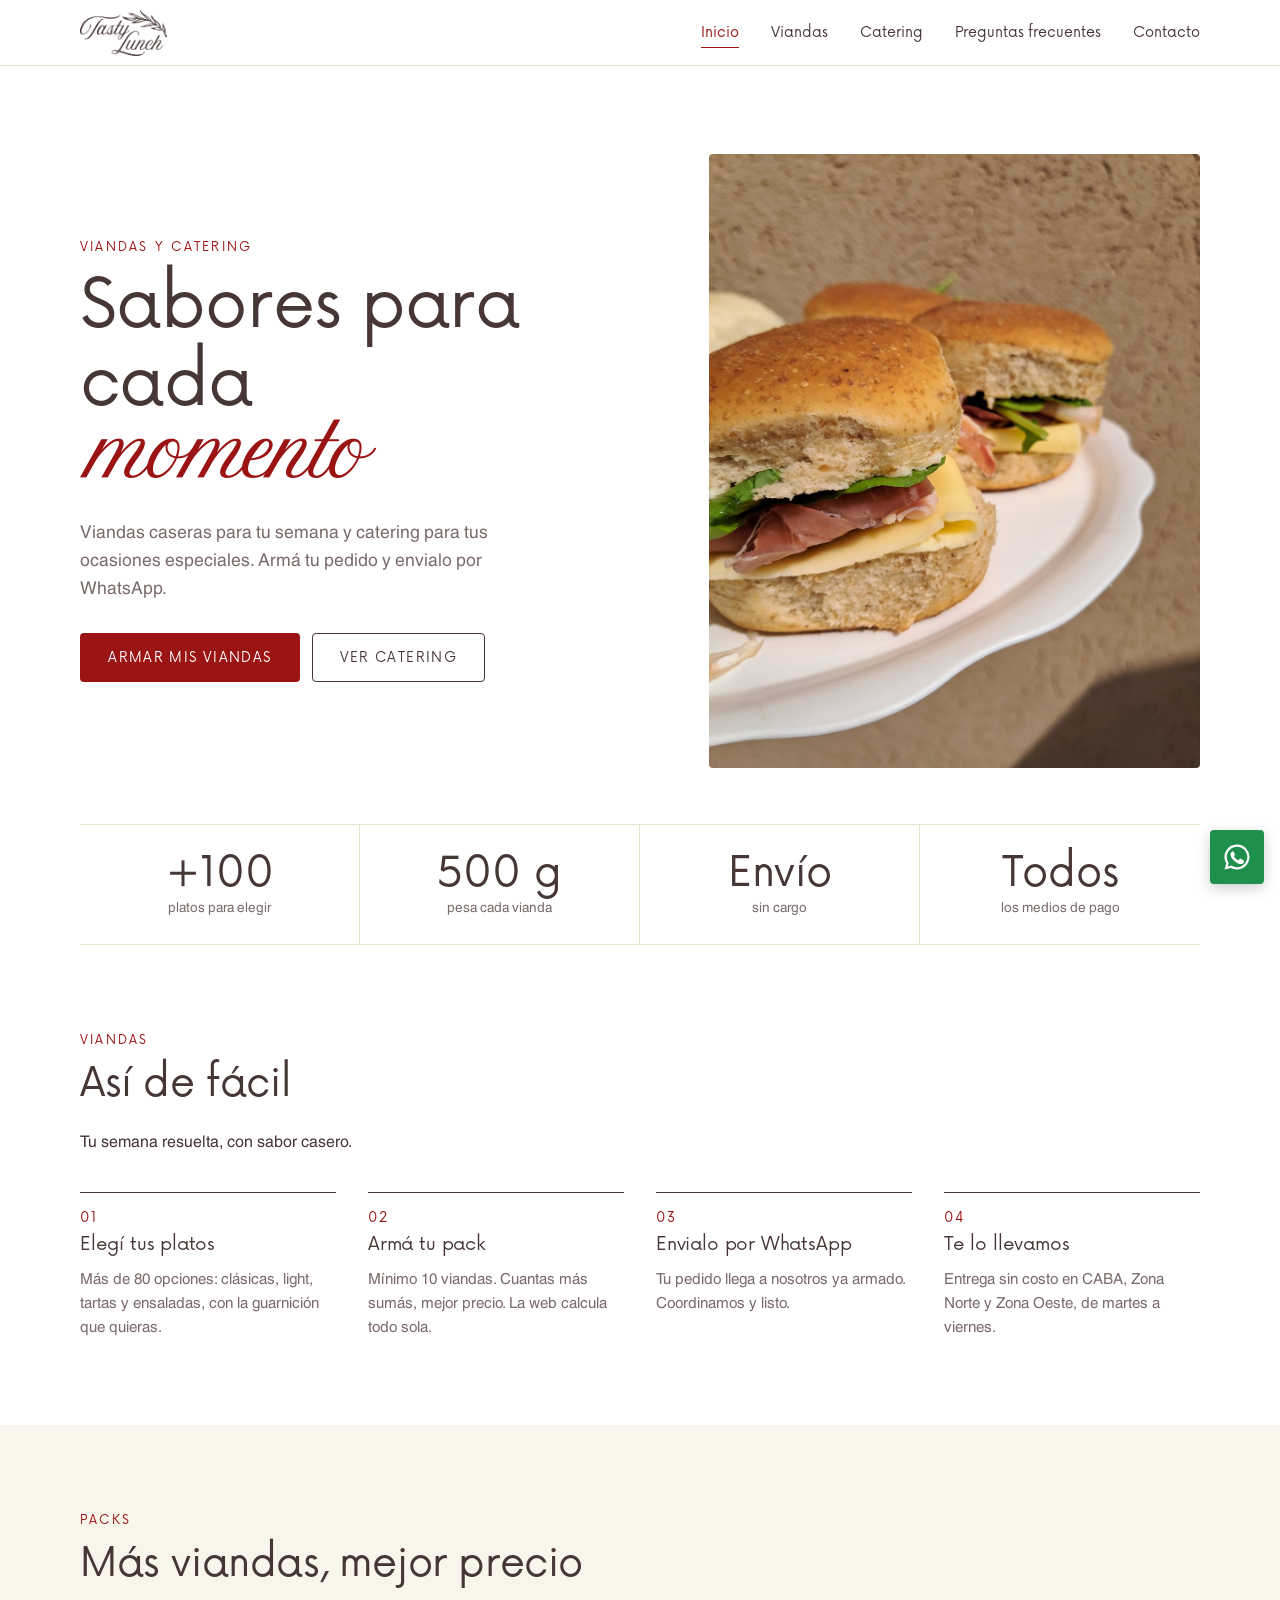
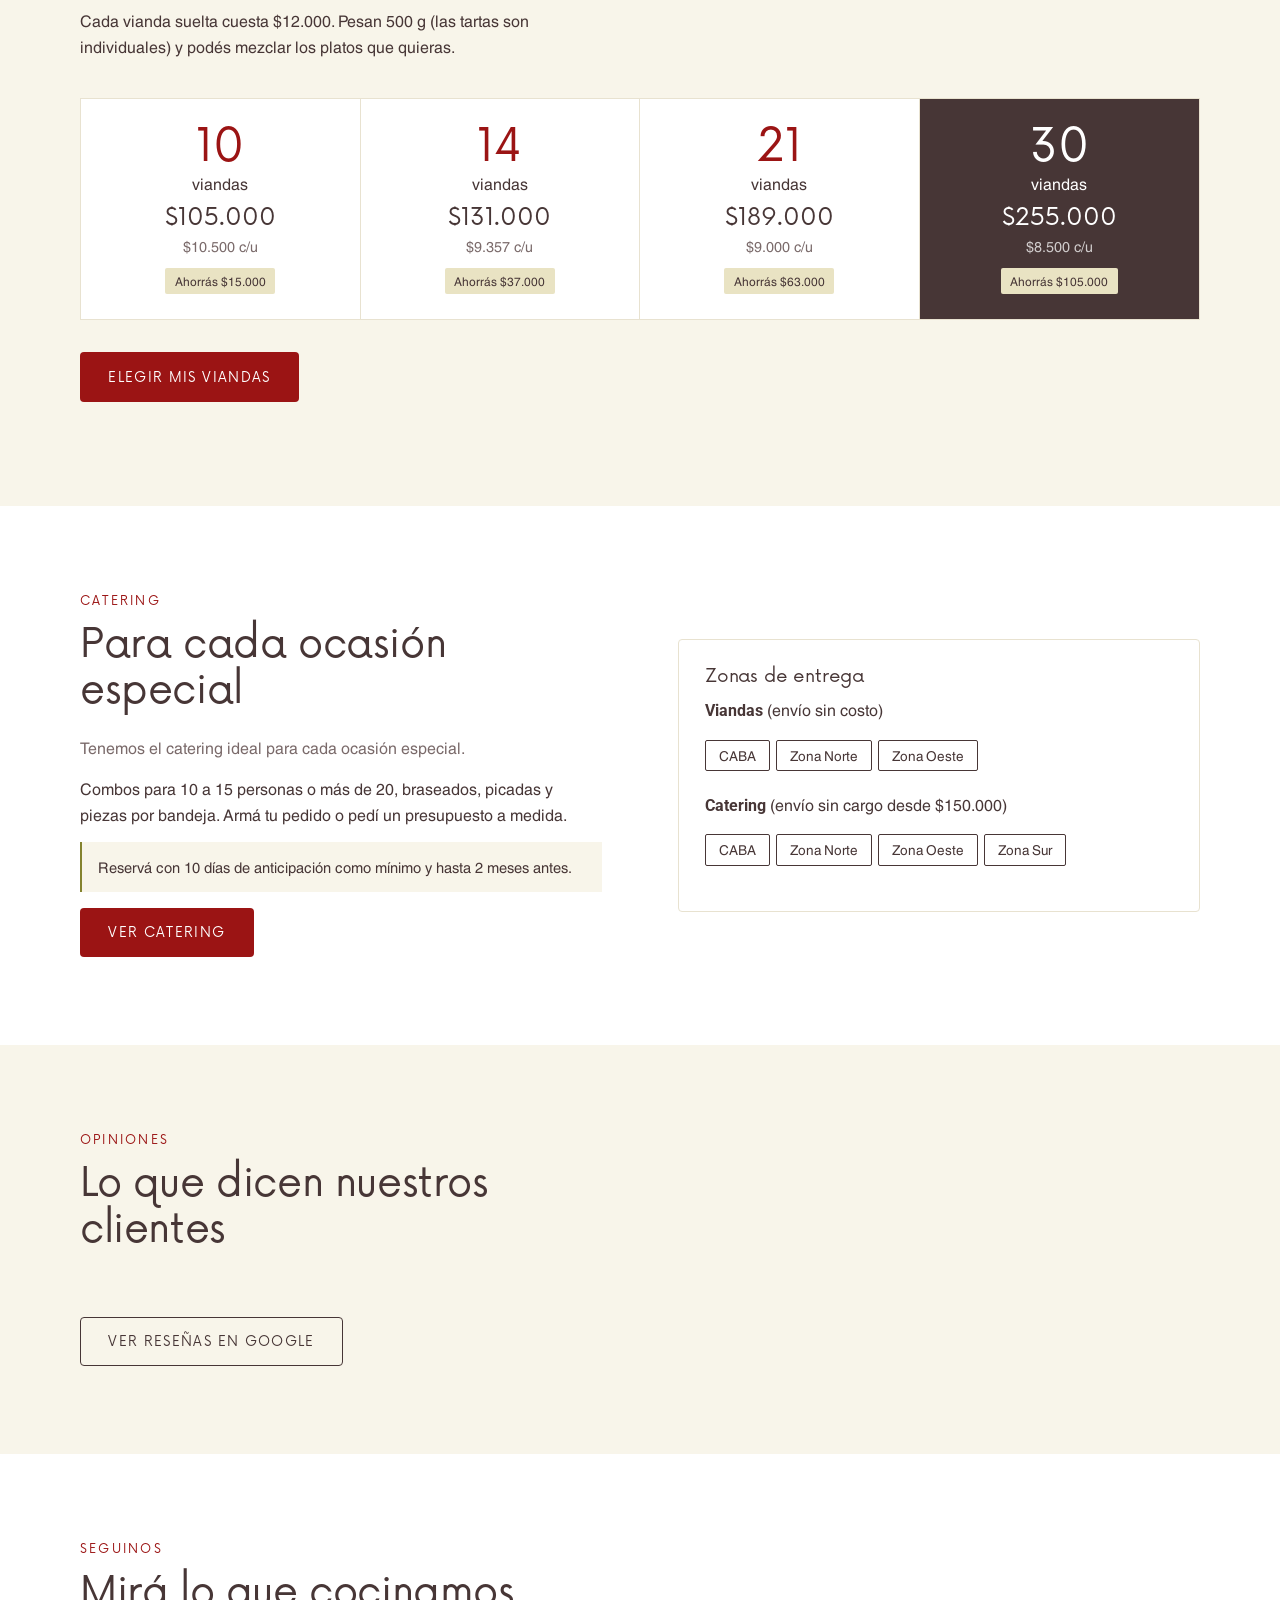
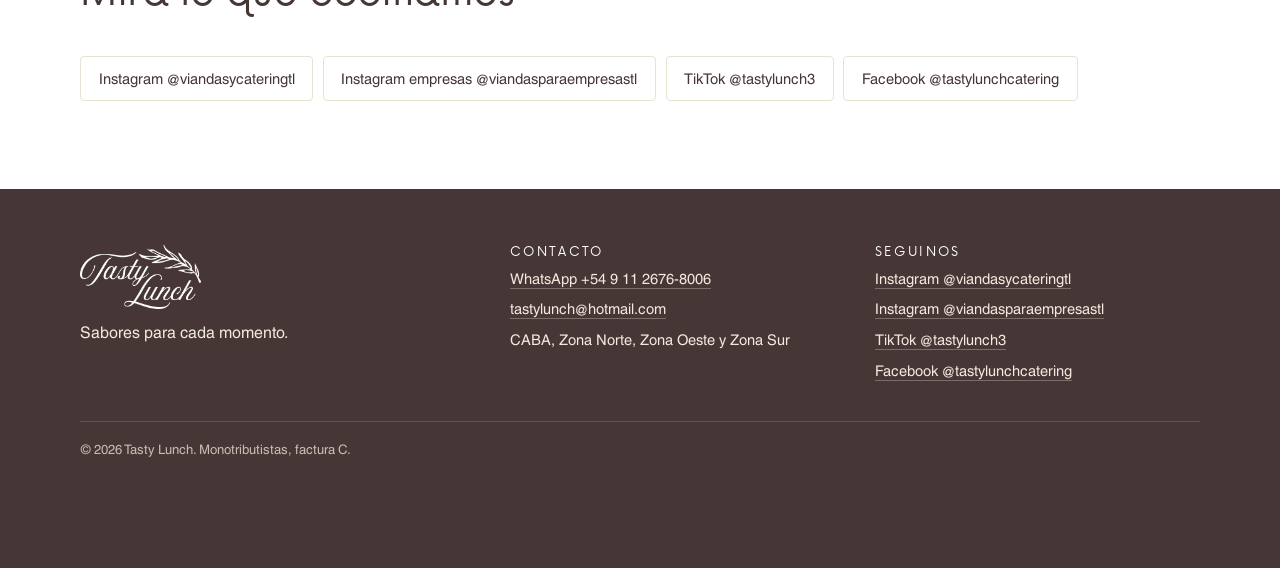
<file: index.html>
<!DOCTYPE html>
<html lang="es-AR">
<head>
  <meta charset="utf-8">
  <meta name="viewport" content="width=device-width, initial-scale=1">
  <title>Tasty Lunch | Viandas y catering en CABA y GBA</title>
  <meta name="description" content="Viandas caseras con envío sin cargo y catering para eventos en CABA, Zona Norte, Oeste y Sur. Armá tu pedido y envialo por WhatsApp.">
  <meta property="og:title" content="Tasty Lunch | Viandas y catering">
  <meta property="og:description" content="Viandas caseras y catering para cada ocasión especial.">
  <meta property="og:image" content="assets/img/portada.jpg">
  <link rel="icon" href="assets/img/logo.png">
  <link rel="preconnect" href="https://fonts.googleapis.com">
  <link rel="preconnect" href="https://fonts.gstatic.com" crossorigin>
  <link href="https://fonts.googleapis.com/css2?family=Roboto:wght@400;500;700&display=swap" rel="stylesheet">
  <link rel="stylesheet" href="css/styles.css">
</head>
<body>
  <main>
    <section class="hero">
      <div class="contenedor hero-grid">
        <div>
          <span class="eyebrow">Viandas y catering</span>
          <h1><span id="lema">Sabores para cada momento</span></h1>
          <p class="sub">Viandas caseras para tu semana y catering para tus ocasiones especiales. Armá tu pedido y envialo por WhatsApp.</p>
          <div class="hero-botones">
            <a class="btn btn-primario" href="viandas.html">Armar mis viandas</a>
            <a class="btn btn-secundario" href="catering.html">Ver catering</a>
          </div>
        </div>
        <div class="hero-visual"><img src="assets/img/portada.jpg" alt="Sándwiches de jamón crudo, queso y rúcula de Tasty Lunch" width="1050" height="1400" fetchpriority="high"></div>
      </div>
    </section>

    <div class="contenedor"><div class="cifras" id="cifras"></div></div>

    <section class="seccion">
      <div class="contenedor">
        <div class="seccion-cabecera">
          <span class="eyebrow">Viandas</span>
          <h2>Así de fácil</h2>
          <p id="sl-viandas"></p>
        </div>
        <div class="pasos">
          <div class="paso"><div class="num">01</div><h3>Elegí tus platos</h3><p>Más de 80 opciones: clásicas, light, tartas y ensaladas, con la guarnición que quieras.</p></div>
          <div class="paso"><div class="num">02</div><h3>Armá tu pack</h3><p>Mínimo 10 viandas. Cuantas más sumás, mejor precio. La web calcula todo sola.</p></div>
          <div class="paso"><div class="num">03</div><h3>Envialo por WhatsApp</h3><p>Tu pedido llega a nosotros ya armado. Coordinamos y listo.</p></div>
          <div class="paso"><div class="num">04</div><h3>Te lo llevamos</h3><p>Entrega sin costo en CABA, Zona Norte y Zona Oeste, de martes a viernes.</p></div>
        </div>
      </div>
    </section>

    <section class="seccion alt">
      <div class="contenedor">
        <div class="seccion-cabecera">
          <span class="eyebrow">Packs</span>
          <h2>Más viandas, mejor precio</h2>
          <p id="packs-sub"></p>
        </div>
        <div class="packs" id="packs"></div>
        <p style="margin-top:2rem"><a class="btn btn-primario" href="viandas.html">Elegir mis viandas</a></p>
      </div>
    </section>

    <section class="seccion">
      <div class="contenedor dos-col">
        <div>
          <span class="eyebrow">Catering</span>
          <h2>Para cada ocasión especial</h2>
          <p id="sl-catering" style="color:var(--texto-suave)"></p>
          <p>Combos para 10 a 15 personas o más de 20, braseados, picadas y piezas por bandeja. Armá tu pedido o pedí un presupuesto a medida.</p>
          <p class="aviso">Reservá con 10 días de anticipación como mínimo y hasta 2 meses antes.</p>
          <a class="btn btn-primario" href="catering.html">Ver catering</a>
        </div>
        <div class="tarjeta">
          <h3>Zonas de entrega</h3>
          <p><strong>Viandas</strong> (envío sin costo)</p>
          <ul class="zonas" id="zonas-viandas"></ul>
          <p><strong>Catering</strong> (<span id="envio-catering">envío sin cargo desde $150.000</span>)</p>
          <ul class="zonas" id="zonas-catering"></ul>
        </div>
      </div>
    </section>

    <section class="seccion alt">
      <div class="contenedor">
        <div class="seccion-cabecera">
          <span class="eyebrow">Opiniones</span>
          <h2>Lo que dicen nuestros clientes</h2>
        </div>
        <div class="testimonios" id="testimonios"></div>
        <a class="btn btn-secundario" id="btn-resenas" href="#" target="_blank" rel="noopener">Ver reseñas en Google</a>
      </div>
    </section>

    <section class="seccion">
      <div class="contenedor">
        <div class="seccion-cabecera"><span class="eyebrow">Seguinos</span><h2>Mirá lo que cocinamos</h2></div>
        <div class="redes" id="redes"></div>
      </div>
    </section>
  </main>
  <script type="module" src="js/home.js"></script>
</body>
</html>
</file>
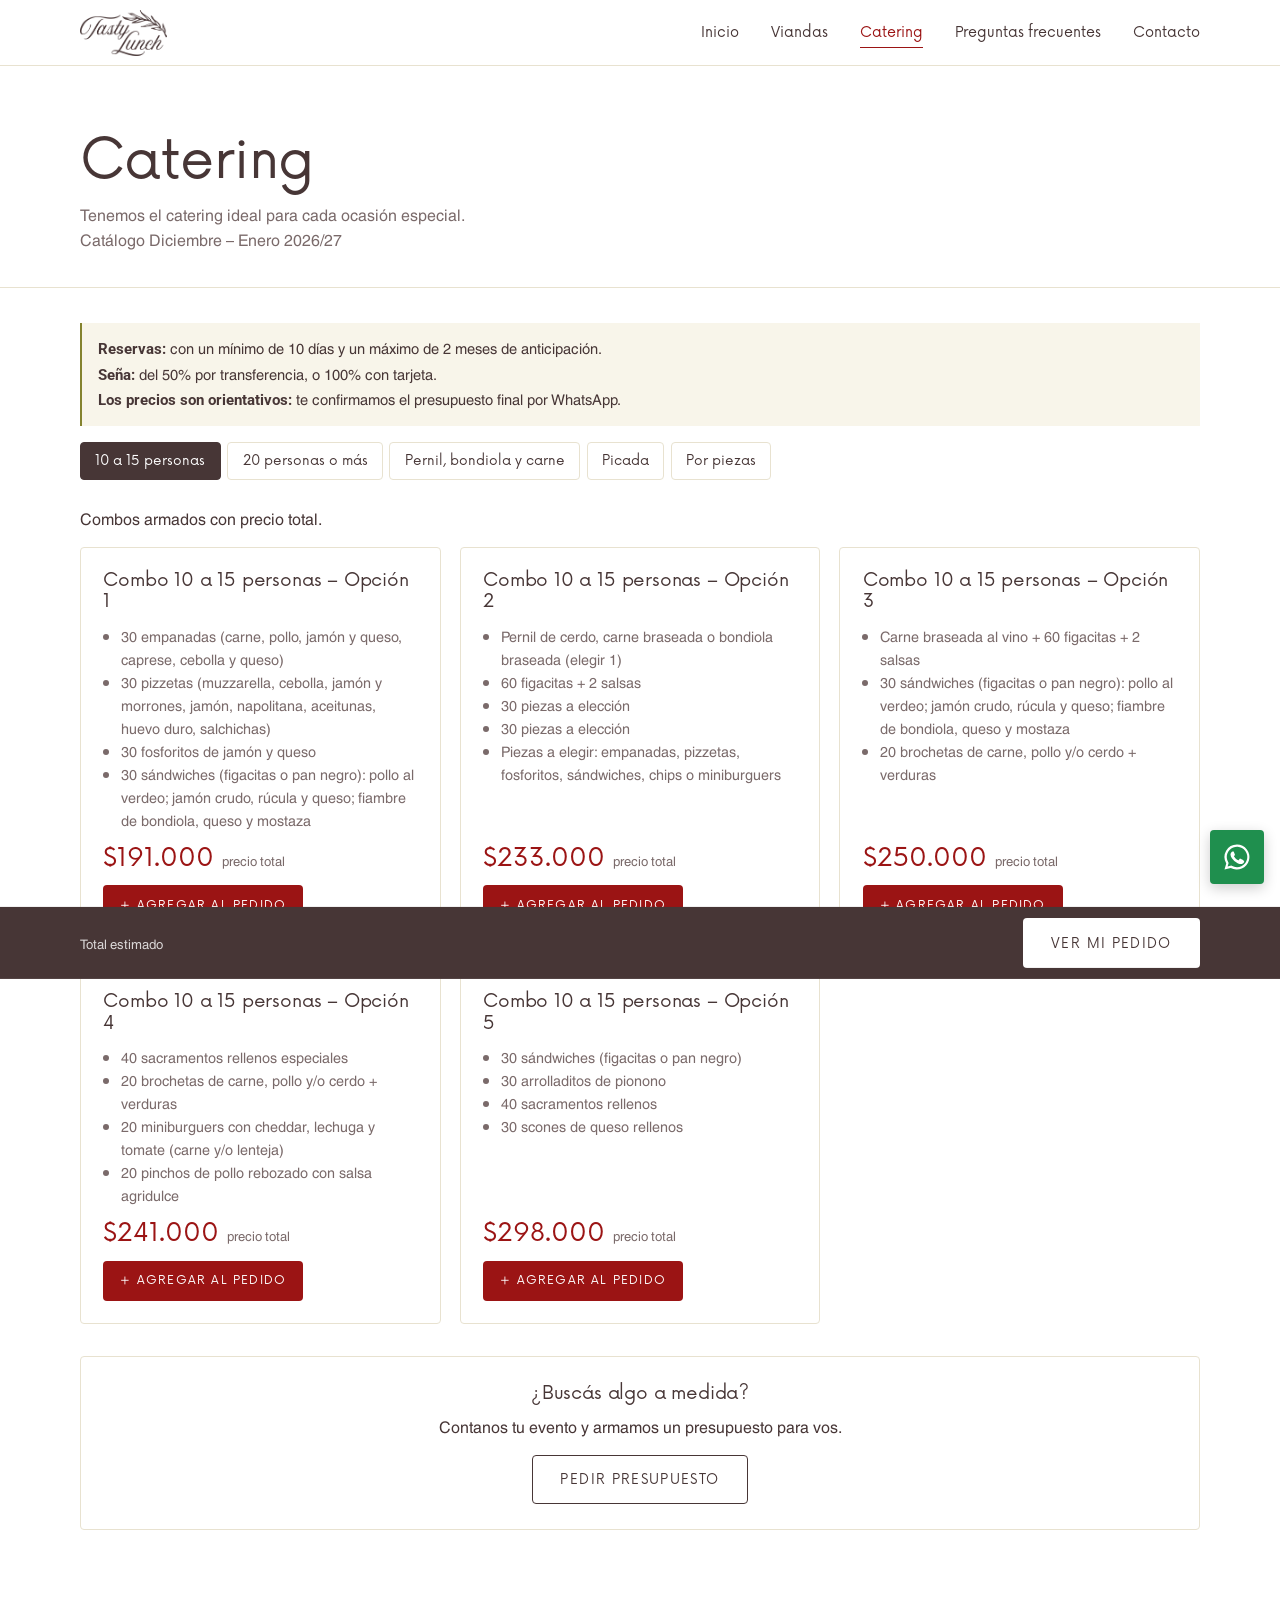
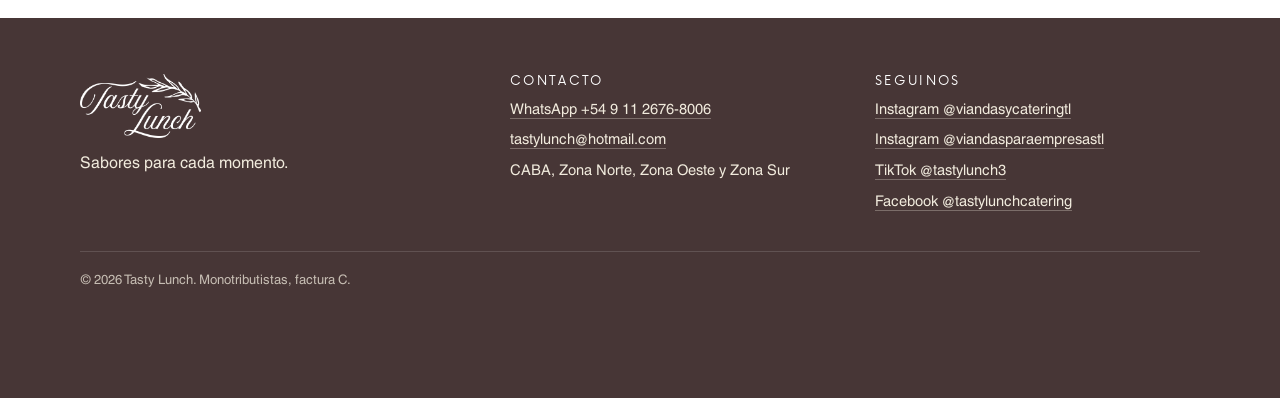
<file: catering.html>
<!DOCTYPE html>
<html lang="es-AR">
<head>
  <meta charset="utf-8">
  <meta name="viewport" content="width=device-width, initial-scale=1">
  <title>Catering | Tasty Lunch</title>
  <meta name="description" content="Catering para eventos: combos para 10 a 15 personas o más de 20, braseados, picadas y piezas por bandeja. Pedí tu presupuesto por WhatsApp.">
  <link rel="icon" href="assets/img/logo.png">
  <link rel="preconnect" href="https://fonts.googleapis.com">
  <link rel="preconnect" href="https://fonts.gstatic.com" crossorigin>
  <link href="https://fonts.googleapis.com/css2?family=Roboto:wght@400;500;700&display=swap" rel="stylesheet">
  <link rel="stylesheet" href="css/styles.css">
</head>
<body>
  <main>
    <section class="pagina-titulo">
      <div class="contenedor">
        <h1>Catering</h1>
        <p id="intro"></p>
      </div>
    </section>

    <section class="seccion" style="padding-top:1.2rem">
      <div class="contenedor">
        <p class="aviso" id="aviso"></p>
        <div class="pestanas" role="tablist" id="pestanas"></div>
        <div id="paneles"></div>
      </div>
    </section>
  </main>

  <div class="barra-carrito" id="barra">
    <div class="contenedor">
      <div class="barra-info"><span id="barra-txt"></span><small>Total estimado</small></div>
      <button class="btn btn-claro" id="abrir-carrito" type="button">Ver mi pedido</button>
    </div>
  </div>

  <div class="fondo-drawer" id="fondo"></div>
  <aside class="drawer" id="drawer" aria-label="Mi pedido de catering" aria-hidden="true">
    <div class="drawer-cab"><h2>Mi pedido de catering</h2><button class="cerrar" id="cerrar" type="button" aria-label="Cerrar">×</button></div>
    <div class="drawer-cuerpo" id="drawer-cuerpo"></div>
    <div class="drawer-pie">
      <div id="avisos"></div>
      <button class="btn btn-whats" id="enviar" type="button" style="width:100%">Pedir presupuesto por WhatsApp</button>
    </div>
  </aside>

  <script type="module" src="js/catering.js"></script>
</body>
</html>
</file>
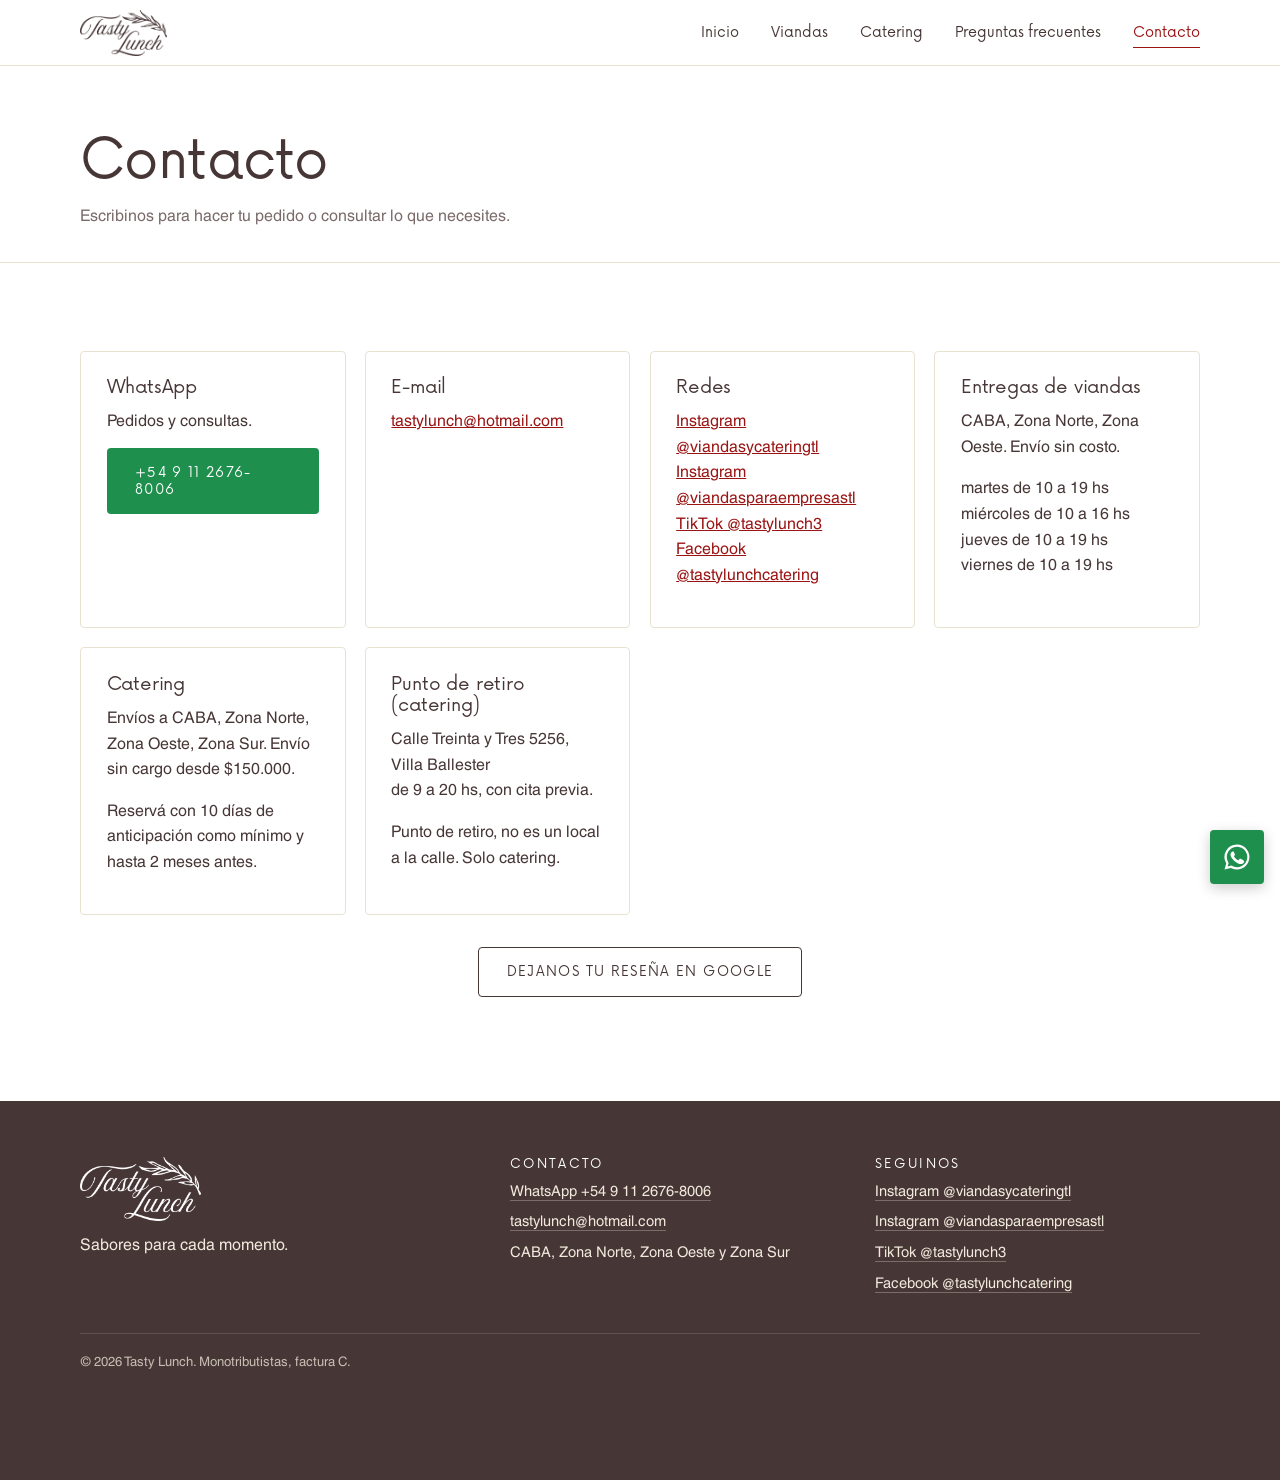
<file: contacto.html>
<!DOCTYPE html>
<html lang="es-AR">
<head>
  <meta charset="utf-8">
  <meta name="viewport" content="width=device-width, initial-scale=1">
  <title>Contacto | Tasty Lunch</title>
  <meta name="description" content="Contactá a Tasty Lunch por WhatsApp, e-mail o redes. Zonas de entrega y punto de retiro.">
  <link rel="icon" href="assets/img/logo.png">
  <link rel="preconnect" href="https://fonts.googleapis.com">
  <link rel="preconnect" href="https://fonts.gstatic.com" crossorigin>
  <link href="https://fonts.googleapis.com/css2?family=Roboto:wght@400;500;700&display=swap" rel="stylesheet">
  <link rel="stylesheet" href="css/styles.css">
</head>
<body>
  <main>
    <section class="pagina-titulo"><div class="contenedor"><h1>Contacto</h1><p>Escribinos para hacer tu pedido o consultar lo que necesites.</p></div></section>
    <section class="seccion"><div class="contenedor">
      <div class="contacto-grid" id="contacto"></div>
      <p class="centrado" style="margin-top:2rem"><a class="btn btn-secundario" id="btn-resenas" href="#" target="_blank" rel="noopener">Dejanos tu reseña en Google</a></p>
    </div></section>
  </main>
  <script type="module" src="js/contacto.js"></script>
</body>
</html>
</file>
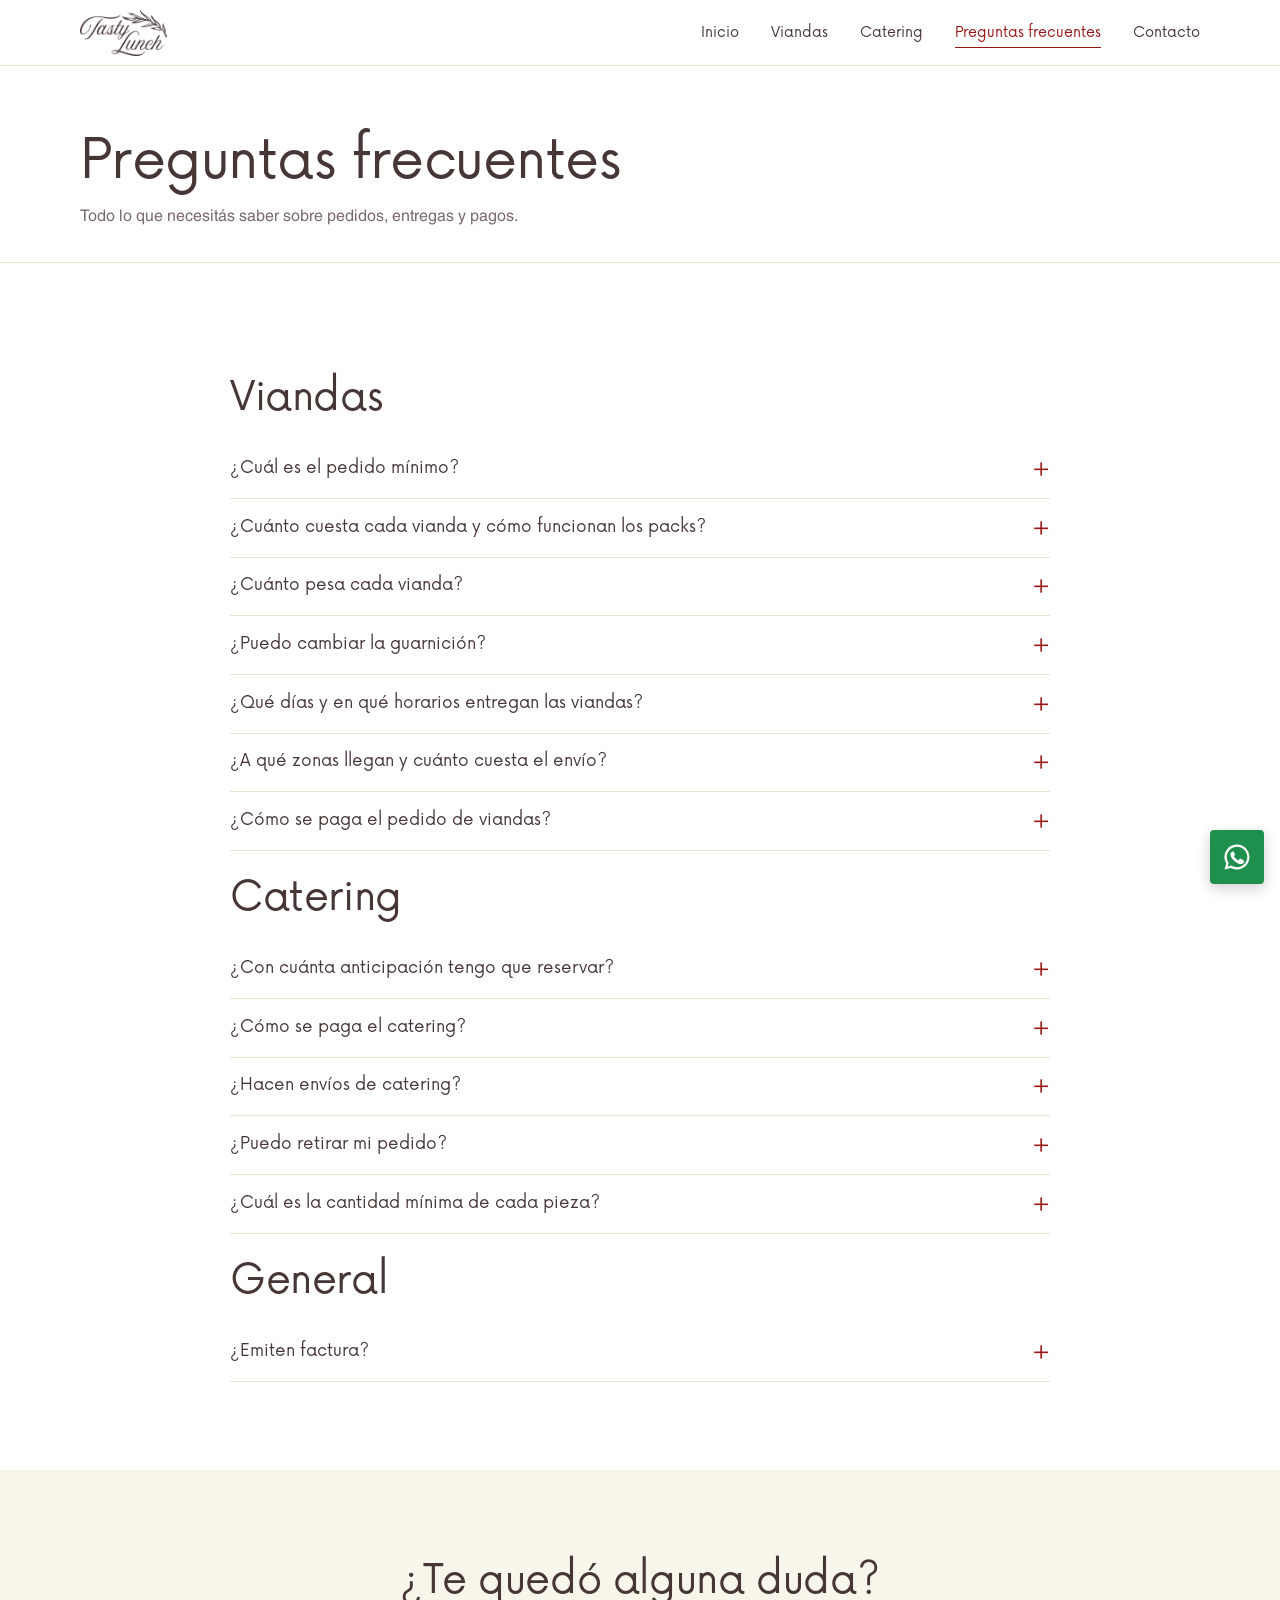
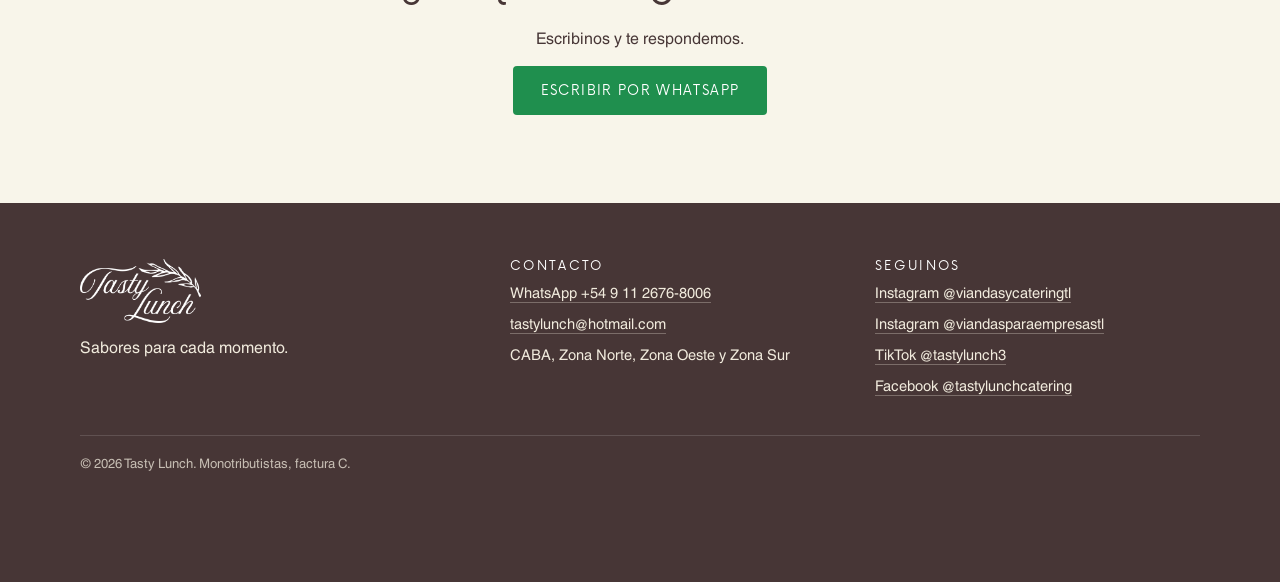
<file: faq.html>
<!DOCTYPE html>
<html lang="es-AR">
<head>
  <meta charset="utf-8">
  <meta name="viewport" content="width=device-width, initial-scale=1">
  <title>Preguntas frecuentes | Tasty Lunch</title>
  <meta name="description" content="Pedido mínimo, envíos, horarios, medios de pago y reservas de viandas y catering de Tasty Lunch.">
  <link rel="icon" href="assets/img/logo.png">
  <link rel="preconnect" href="https://fonts.googleapis.com">
  <link rel="preconnect" href="https://fonts.gstatic.com" crossorigin>
  <link href="https://fonts.googleapis.com/css2?family=Roboto:wght@400;500;700&display=swap" rel="stylesheet">
  <link rel="stylesheet" href="css/styles.css">
</head>
<body>
  <main>
    <section class="pagina-titulo"><div class="contenedor"><h1>Preguntas frecuentes</h1><p>Todo lo que necesitás saber sobre pedidos, entregas y pagos.</p></div></section>
    <section class="seccion"><div class="contenedor faq" id="faq" style="max-width:820px"></div></section>
    <section class="seccion alt"><div class="contenedor centrado">
      <h2>¿Te quedó alguna duda?</h2>
      <p>Escribinos y te respondemos.</p>
      <a class="btn btn-whats" id="btn-wa" href="#" target="_blank" rel="noopener">Escribir por WhatsApp</a>
    </div></section>
  </main>
  <script type="module" src="js/faq.js"></script>
</body>
</html>
</file>
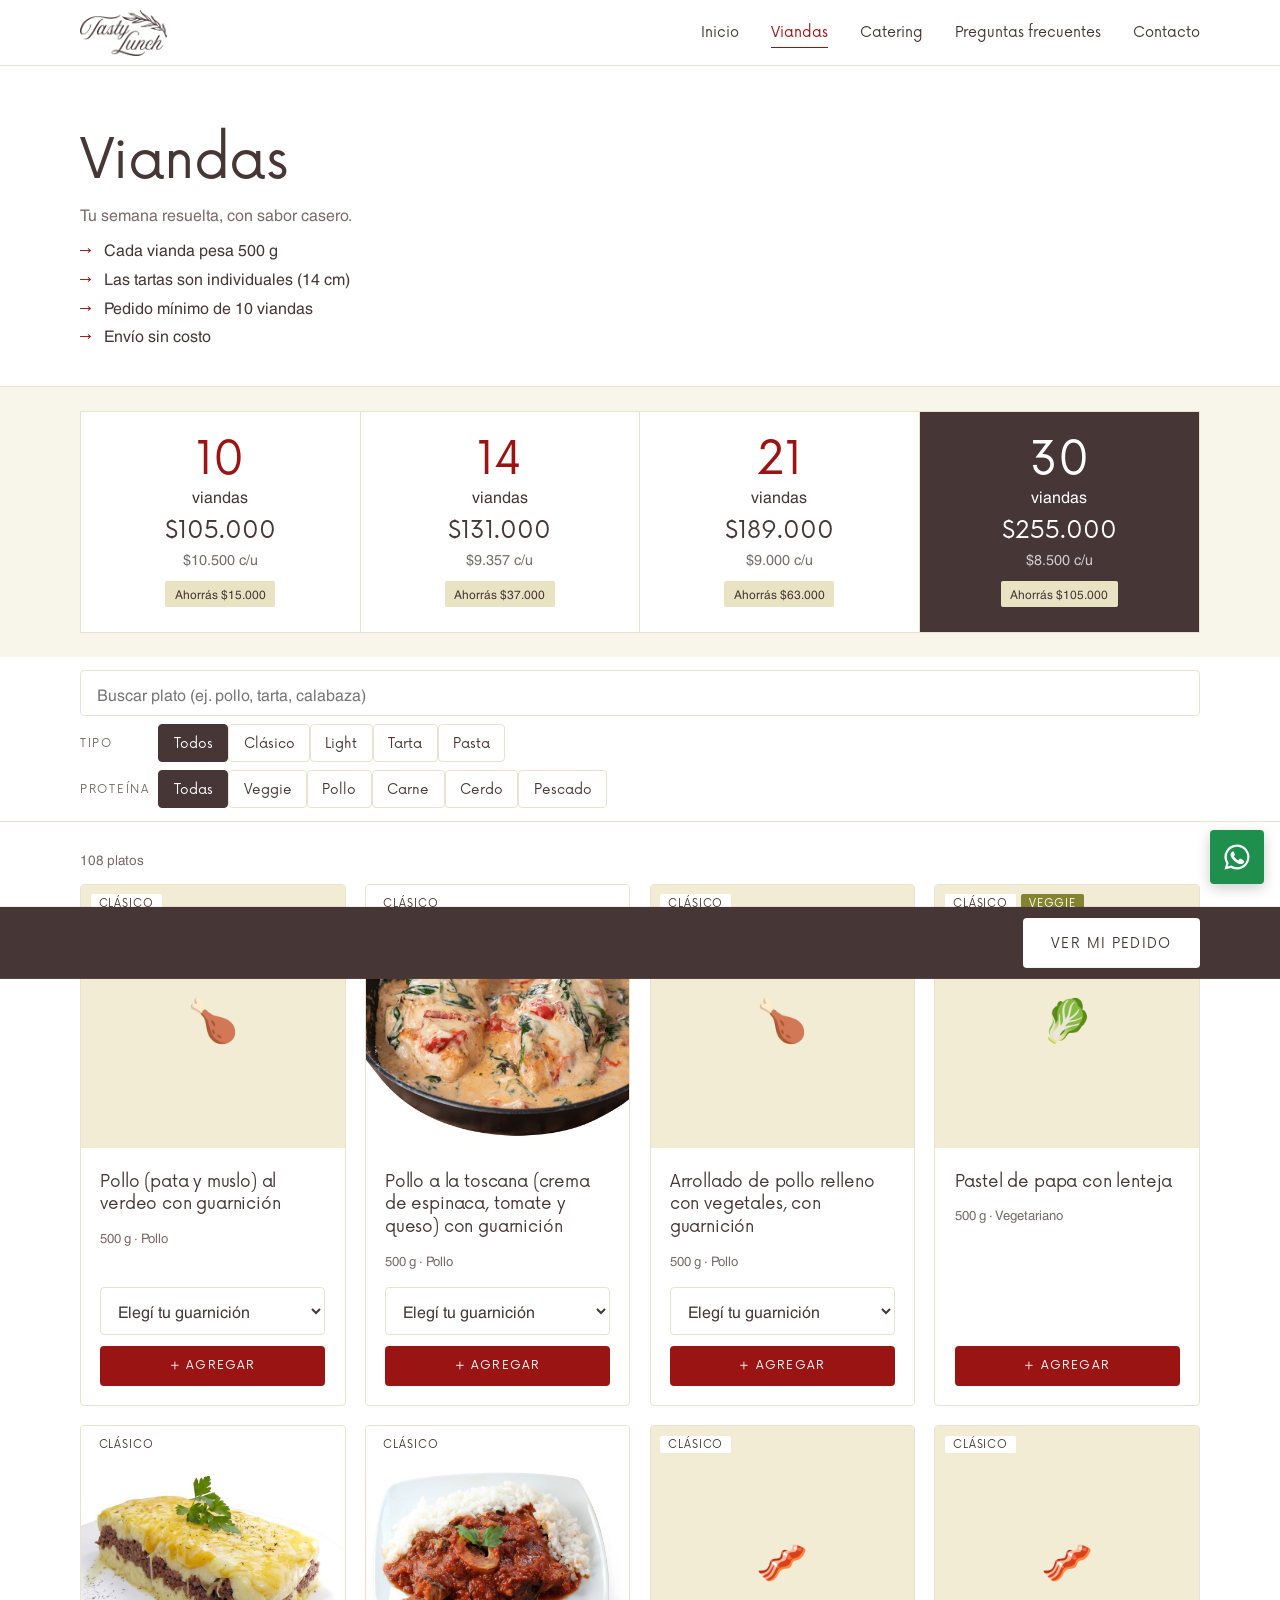
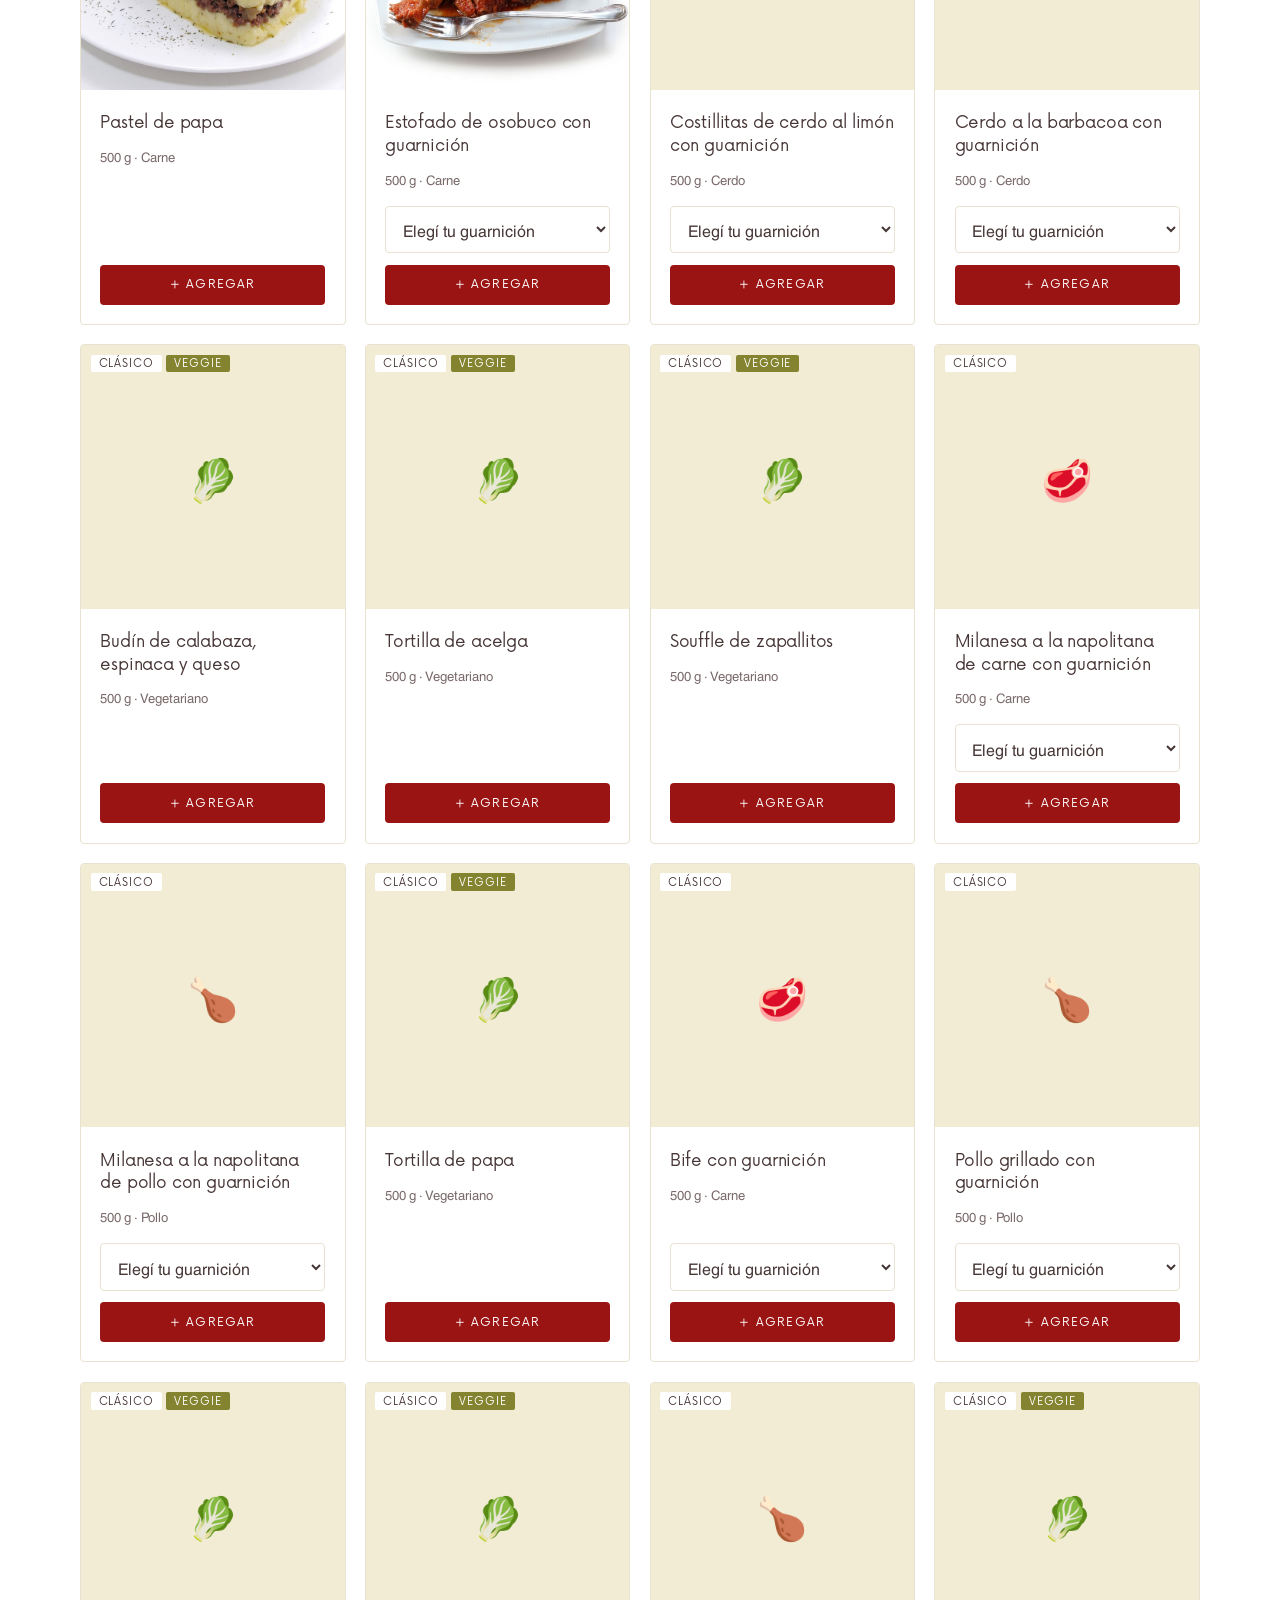
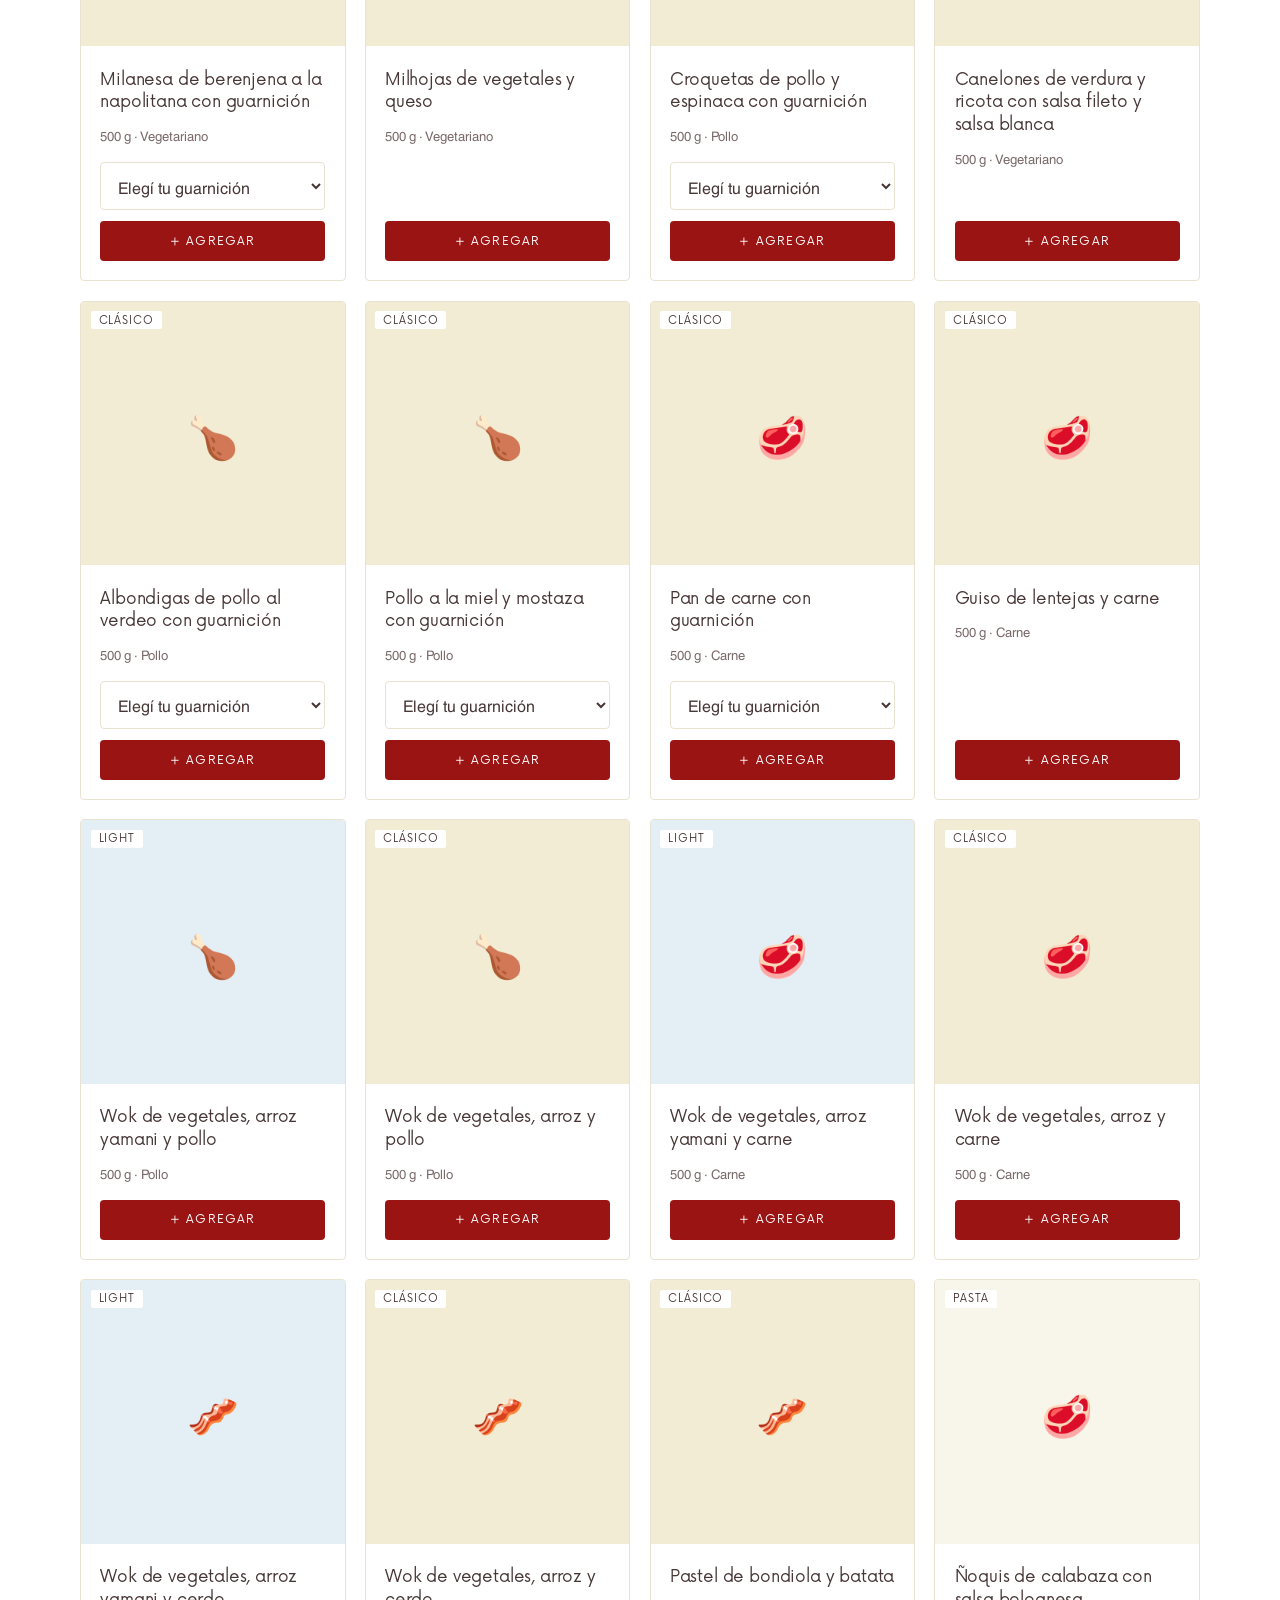
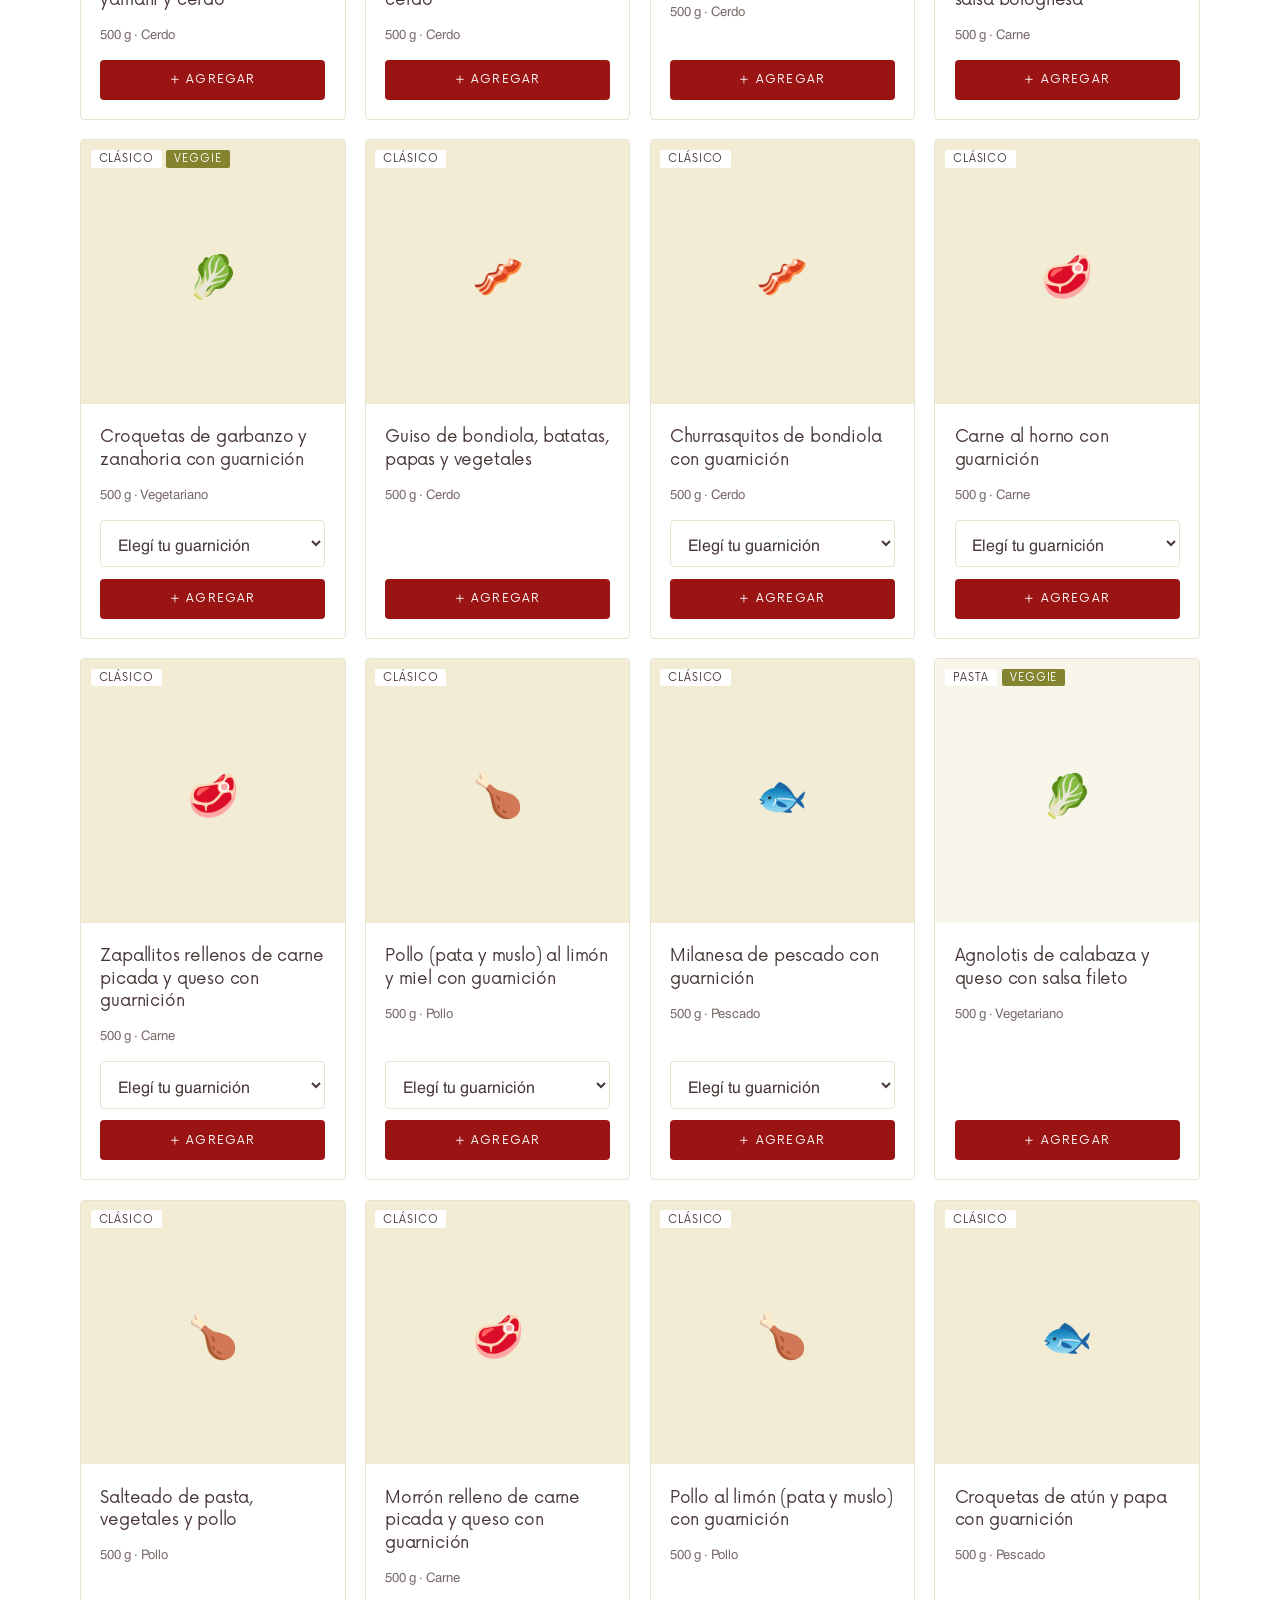
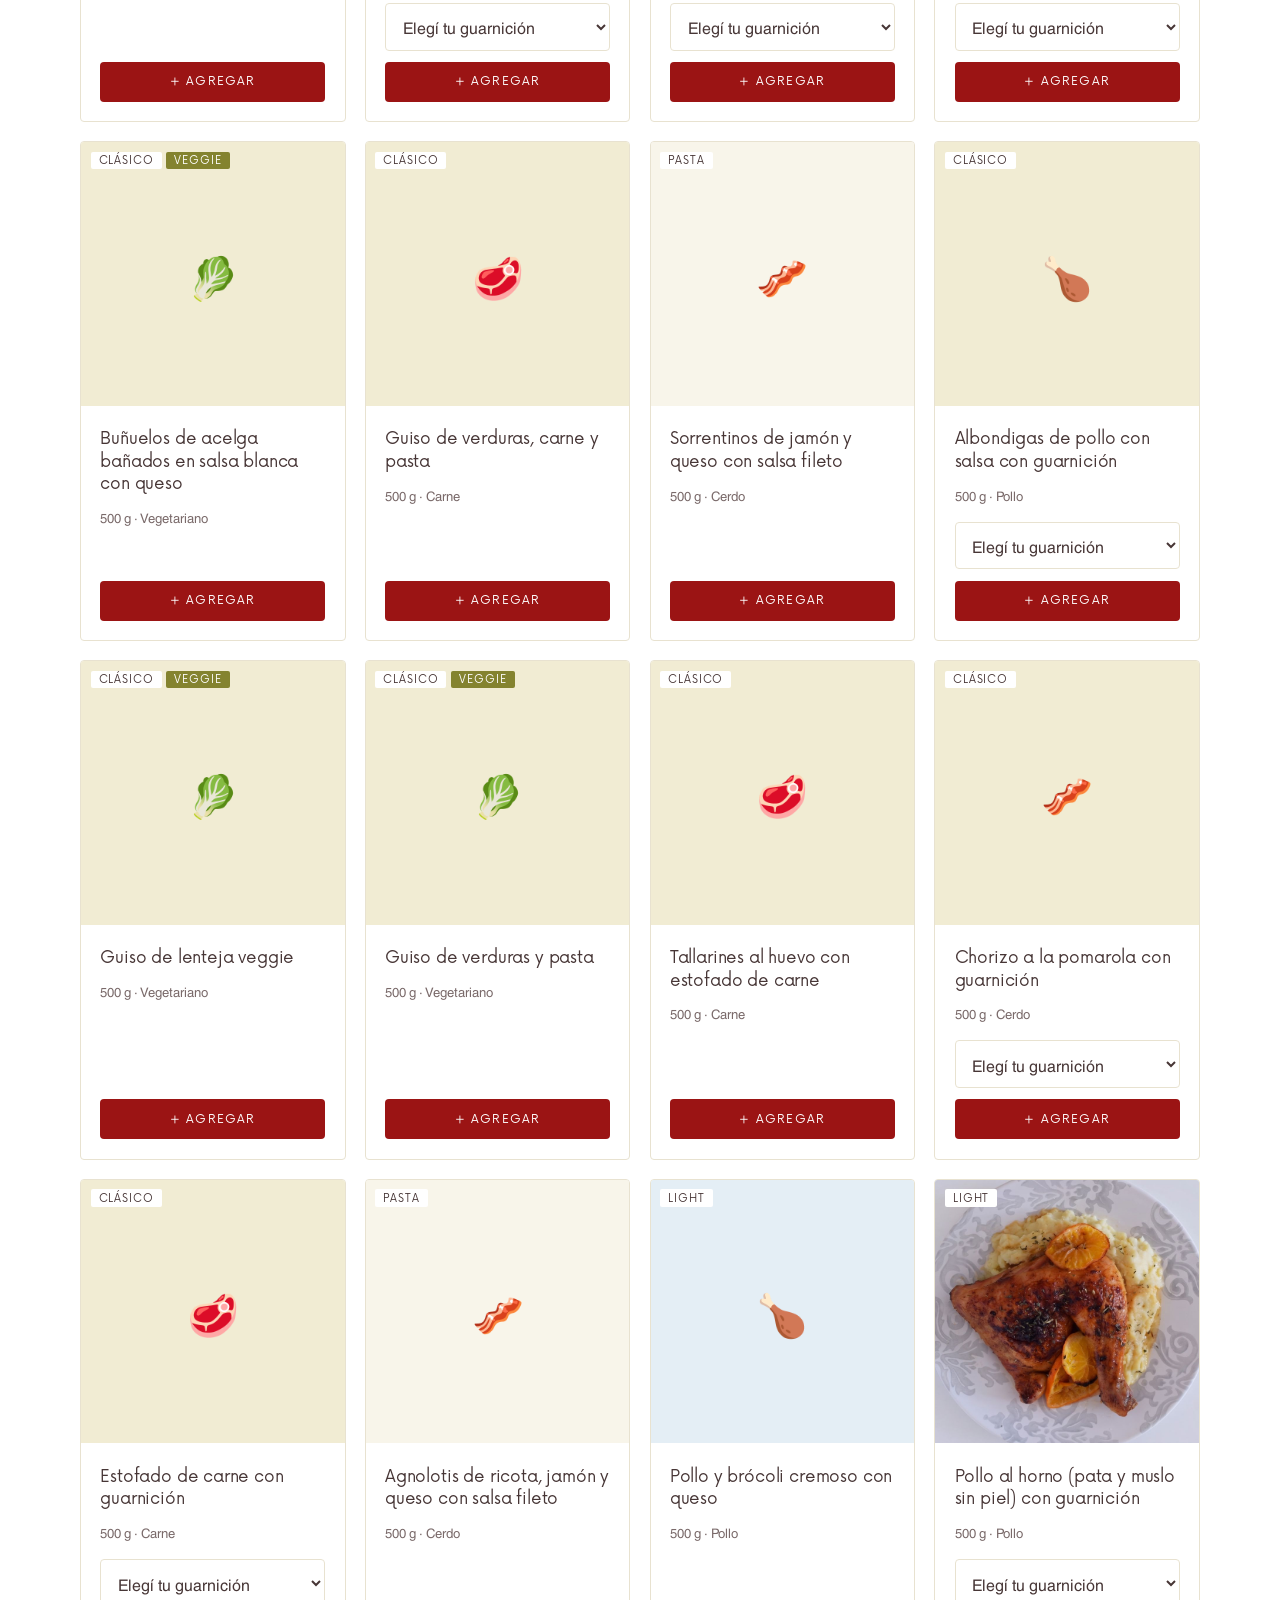
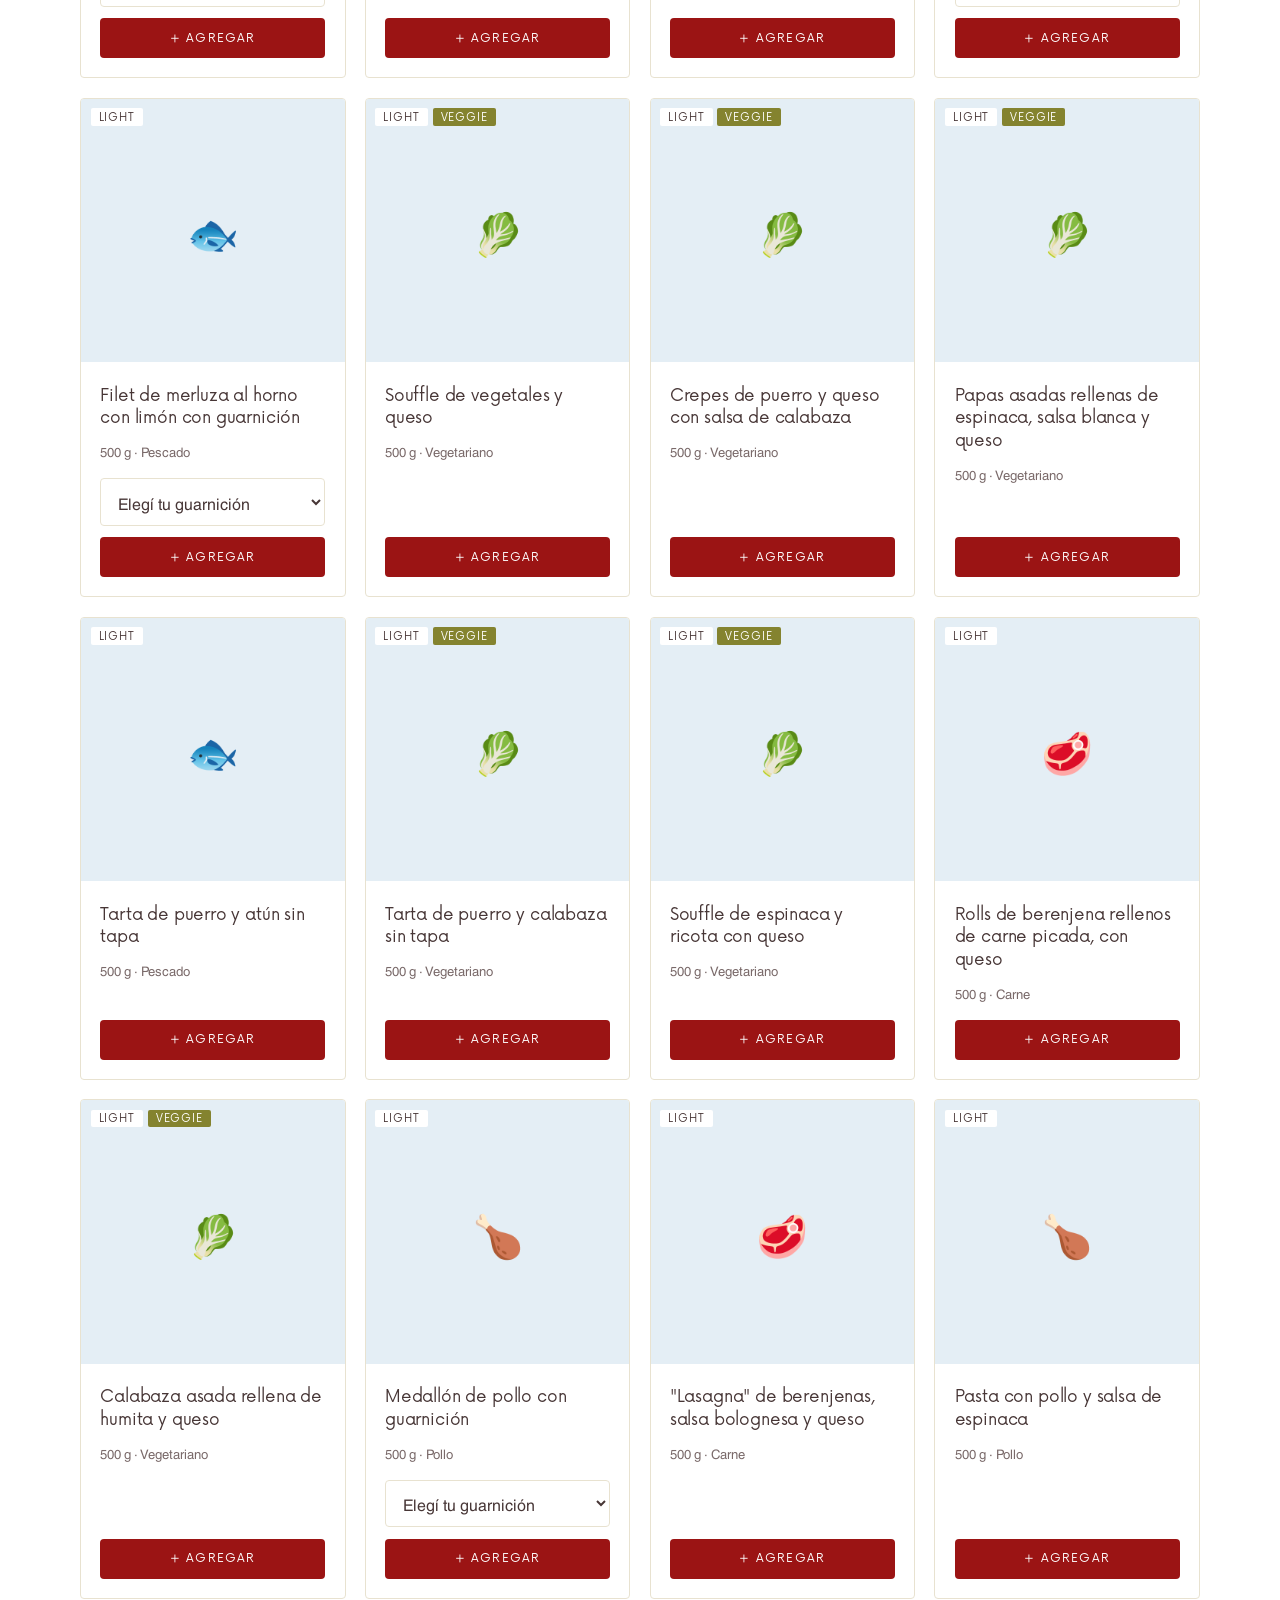
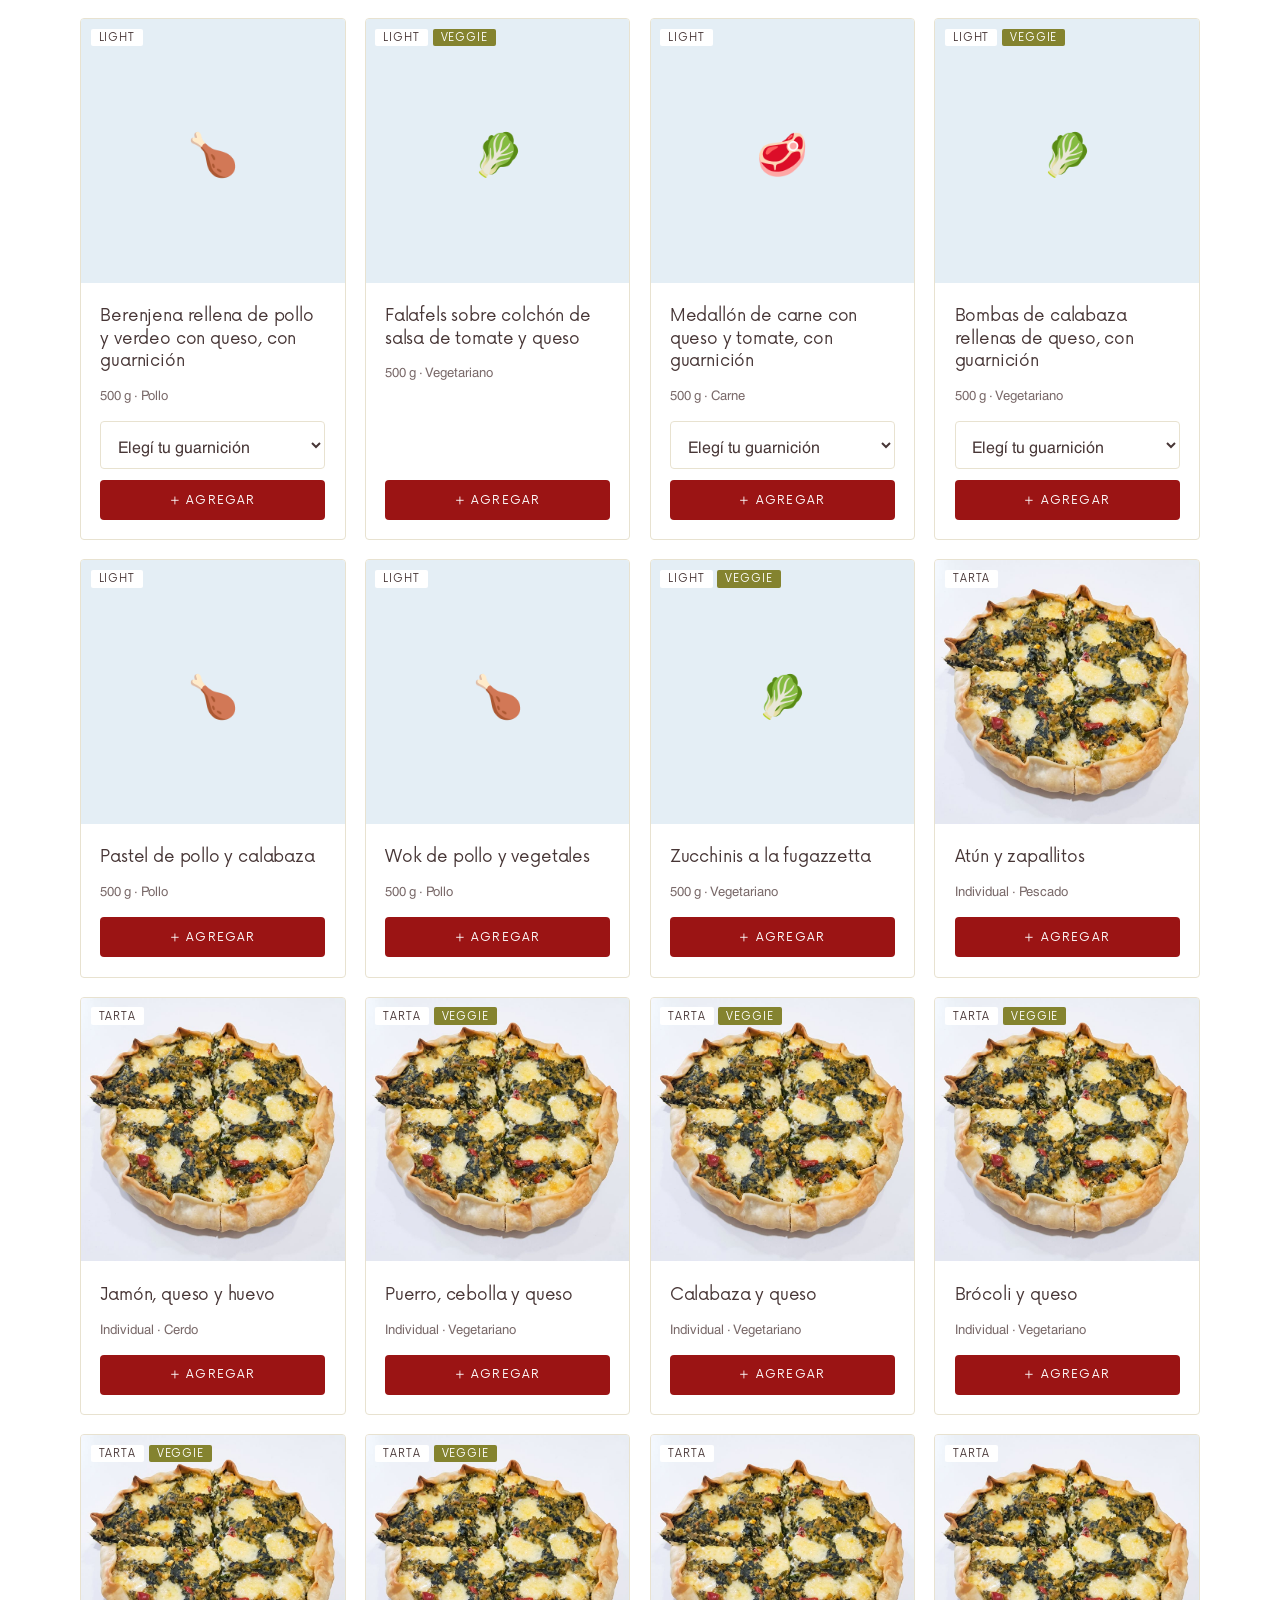
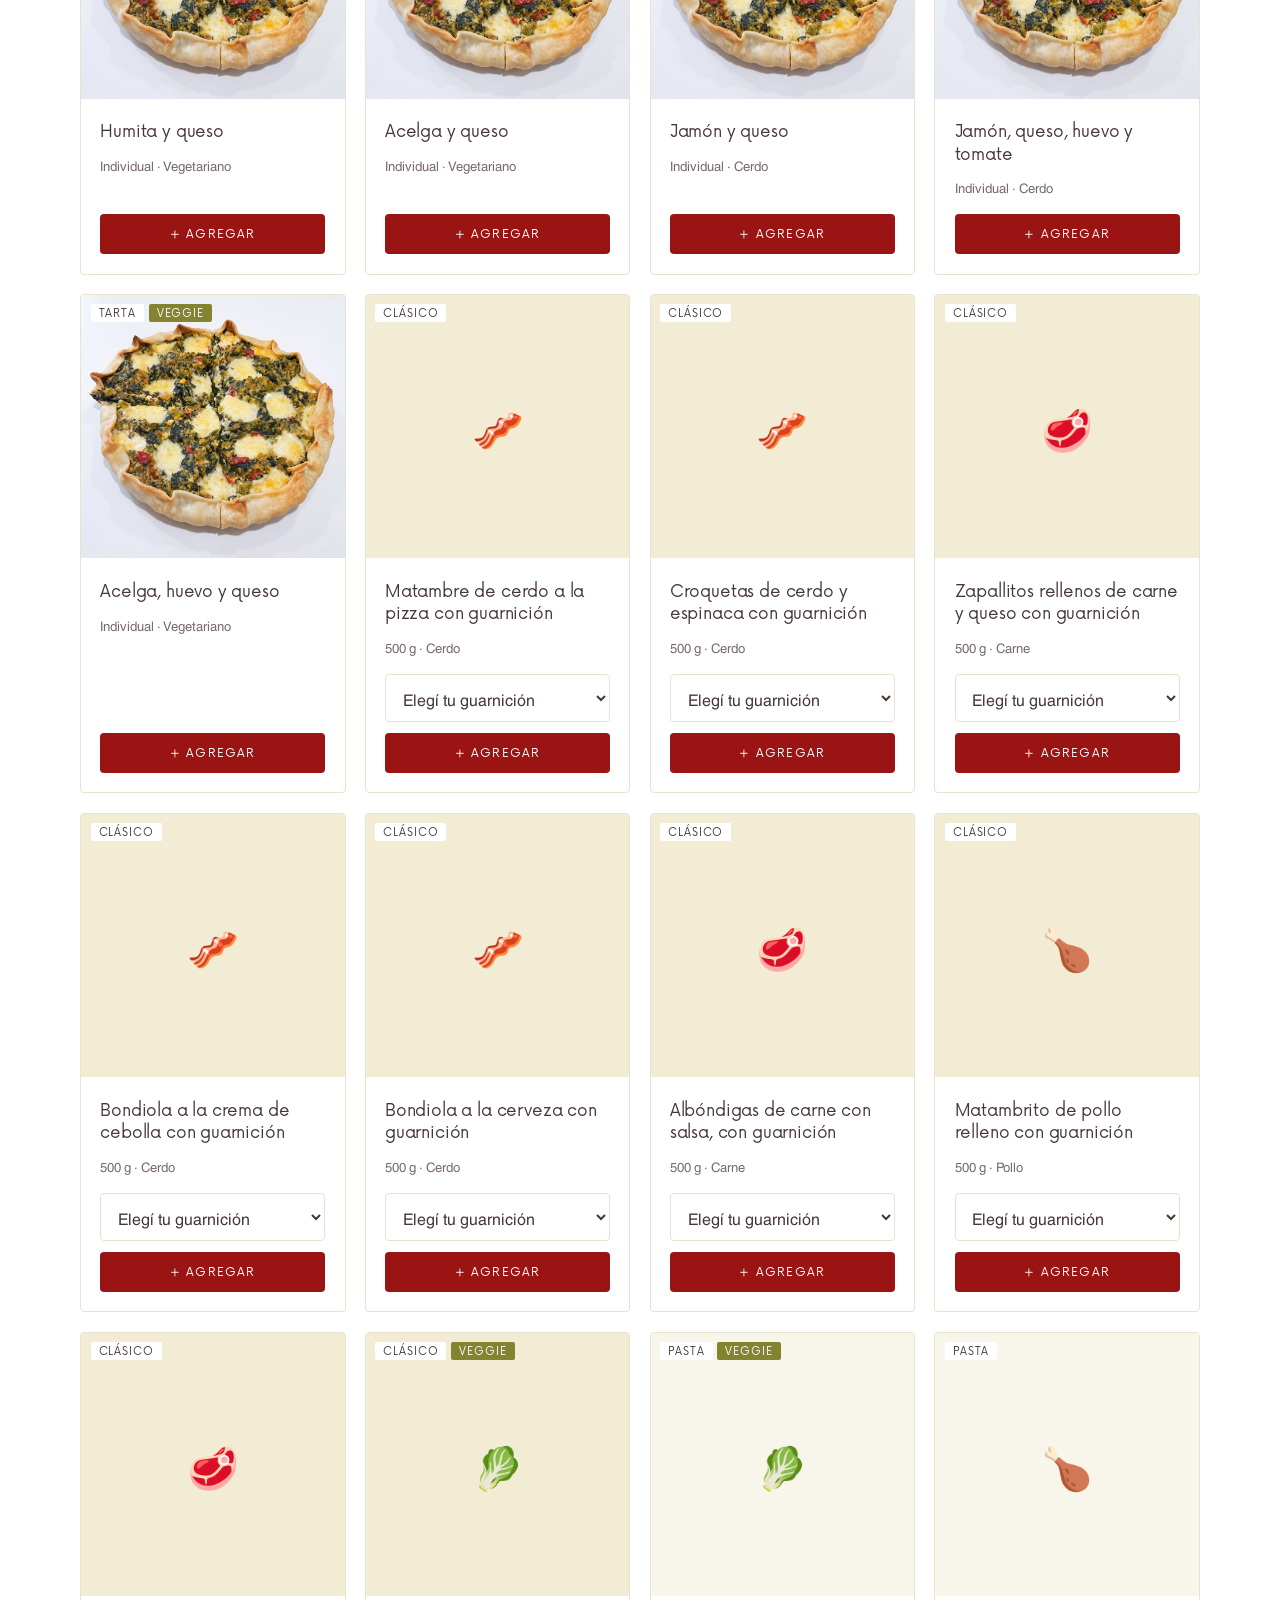
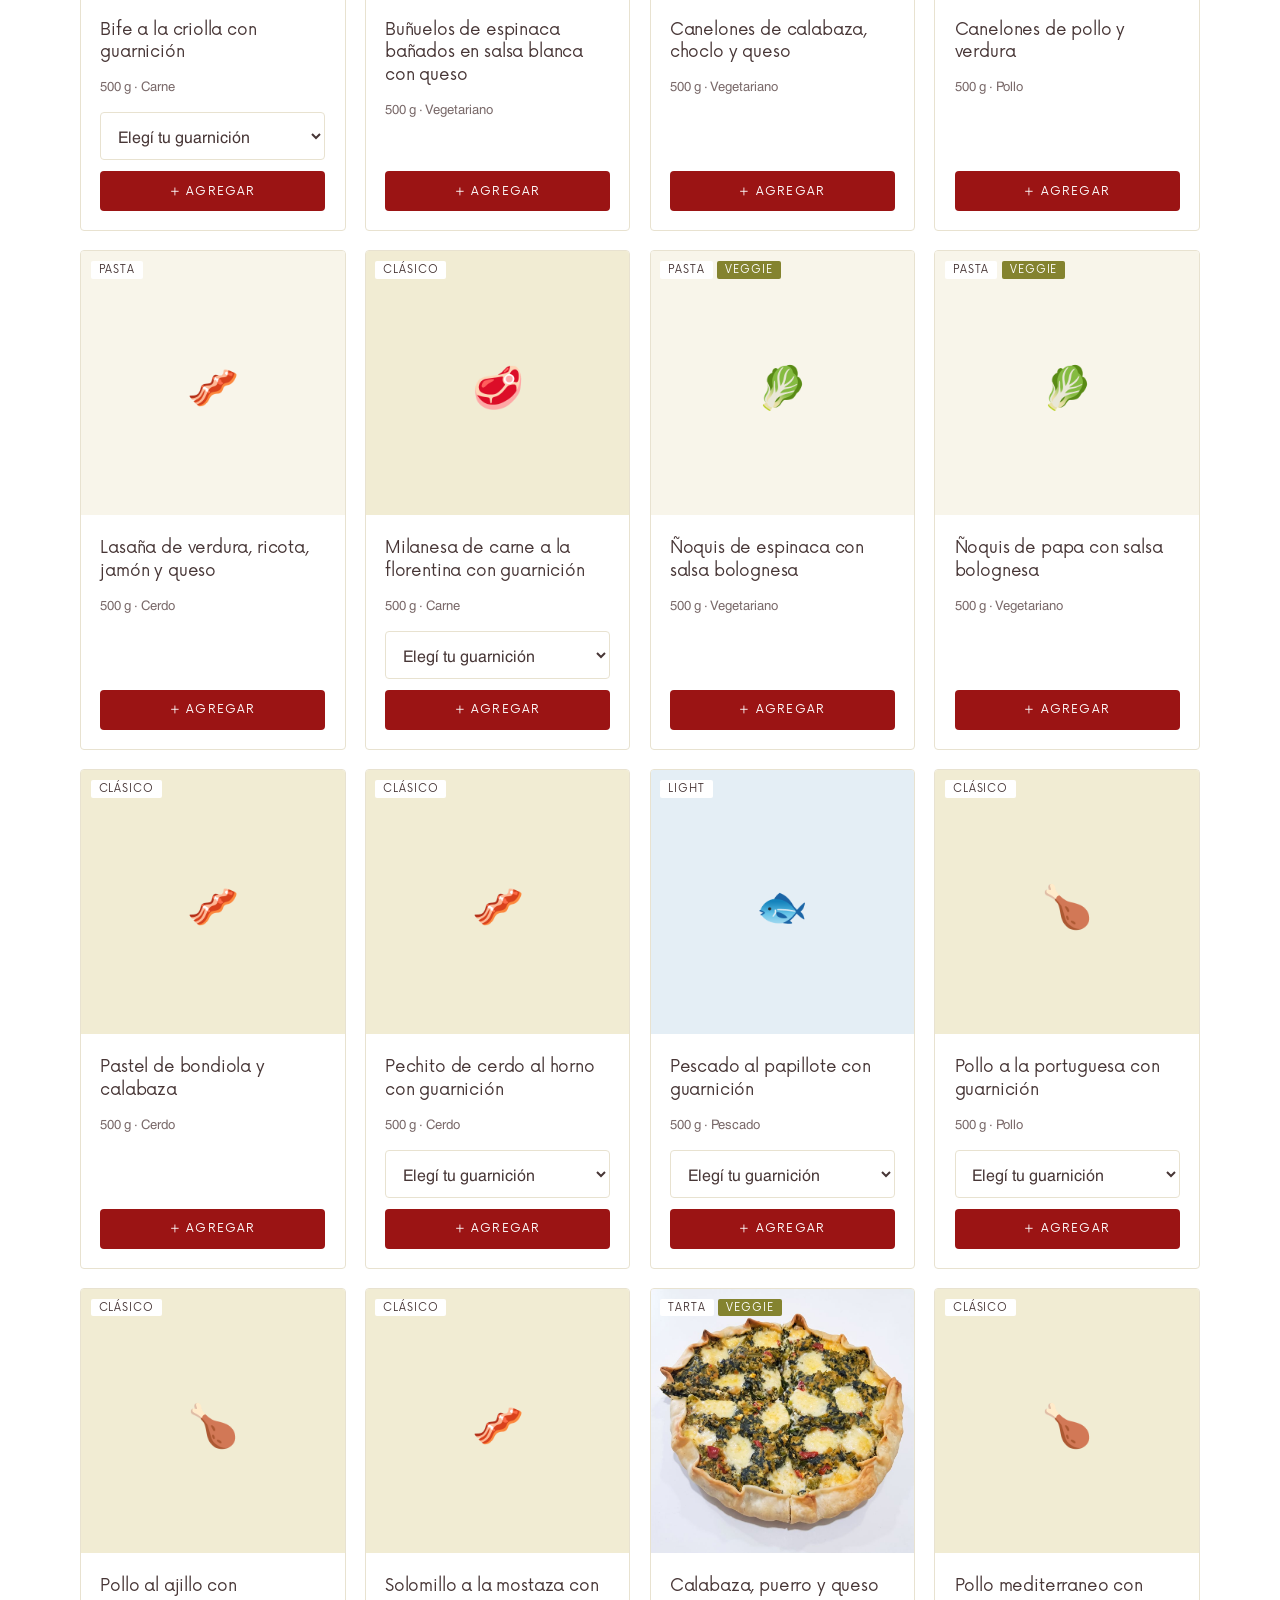
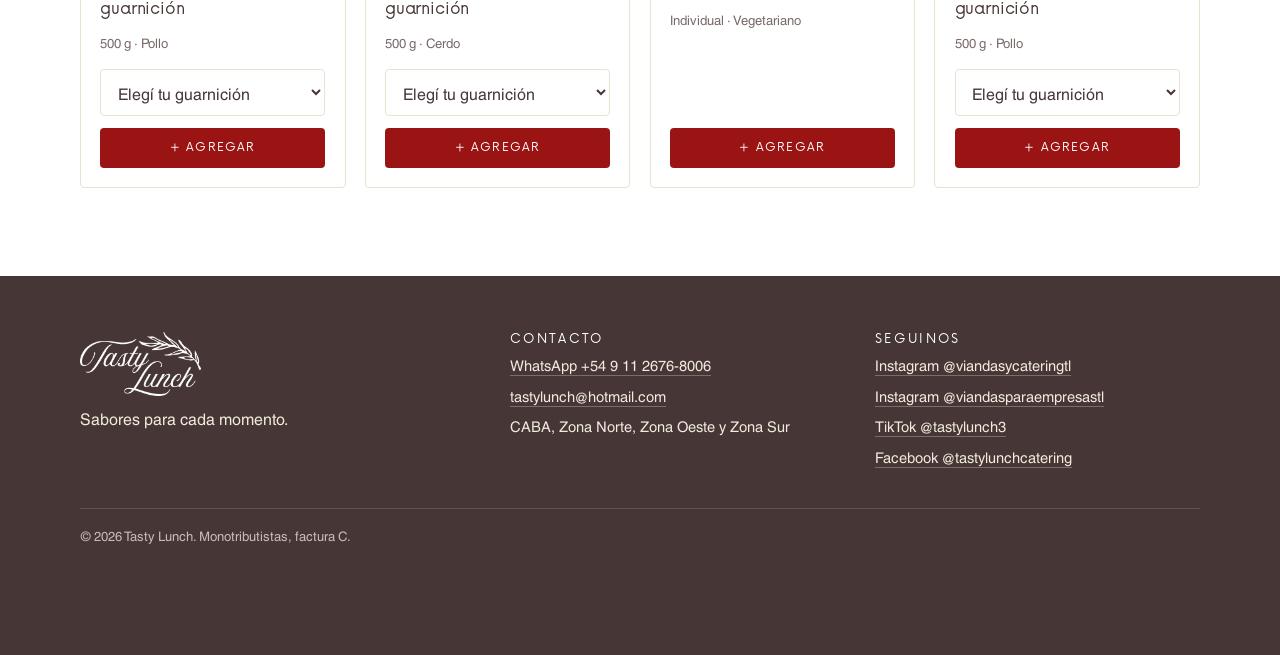
<file: viandas.html>
<!DOCTYPE html>
<html lang="es-AR">
<head>
  <meta charset="utf-8">
  <meta name="viewport" content="width=device-width, initial-scale=1">
  <title>Viandas | Tasty Lunch</title>
  <meta name="description" content="Armá tu pedido de viandas caseras: clásicas, light, tartas y ensaladas. Packs con precio especial y envío sin cargo en CABA, Zona Norte y Oeste.">
  <link rel="icon" href="assets/img/logo.png">
  <link rel="preconnect" href="https://fonts.googleapis.com">
  <link rel="preconnect" href="https://fonts.gstatic.com" crossorigin>
  <link href="https://fonts.googleapis.com/css2?family=Roboto:wght@400;500;700&display=swap" rel="stylesheet">
  <link rel="stylesheet" href="css/styles.css">
</head>
<body>
  <main>
    <section class="pagina-titulo">
      <div class="contenedor">
        <h1>Viandas</h1>
        <p id="intro">Elegí tus platos, armá tu pack y envialo por WhatsApp.</p>
        <ul class="intro-lista" id="intro-lista"></ul>
      </div>
    </section>

    <section class="seccion alt" style="padding-block:1.5rem">
      <div class="contenedor">
        <div class="packs" id="packs"></div>
      </div>
    </section>

    <div class="filtros">
      <div class="contenedor">
        <div class="filtros-fila">
          <label class="solo-lectores" for="buscar">Buscar plato</label>
          <input class="buscador" id="buscar" type="search" placeholder="Buscar plato (ej. pollo, tarta, calabaza)">
        </div>
        <div class="filtros-fila"><span class="etq">Tipo</span><span id="f-tipo"></span></div>
        <div class="filtros-fila"><span class="etq">Proteína</span><span id="f-prot"></span></div>
      </div>
    </div>

    <section class="seccion" style="padding-top:.5rem">
      <div class="contenedor">
        <p class="contador" id="contador"></p>
        <div class="grilla" id="grilla"></div>
      </div>
    </section>
  </main>

  <div class="barra-carrito" id="barra">
    <div class="contenedor">
      <div class="barra-info"><span id="barra-txt"></span><small id="barra-sub"></small></div>
      <button class="btn btn-claro" id="abrir-carrito" type="button">Ver mi pedido</button>
    </div>
  </div>

  <div class="fondo-drawer" id="fondo"></div>
  <aside class="drawer" id="drawer" aria-label="Mi pedido" aria-hidden="true">
    <div class="drawer-cab"><h2>Mi pedido</h2><button class="cerrar" id="cerrar" type="button" aria-label="Cerrar">×</button></div>
    <div class="drawer-cuerpo" id="drawer-cuerpo"></div>
    <div class="drawer-pie">
      <div id="avisos"></div>
      <button class="btn btn-whats" id="enviar" type="button" style="width:100%">Enviar pedido por WhatsApp</button>
    </div>
  </aside>

  <script type="module" src="js/viandas.js"></script>
</body>
</html>
</file>
<file: css/styles.css>
/* ===== Tasty Lunch – estilos (minimalista / moderno) ===== */

@font-face { font-family: "Amoresa"; src: url("../assets/fonts/Amoresa.otf") format("opentype"); font-display: swap; }
@font-face { font-family: "Now"; src: url("../assets/fonts/Now-Regular.otf") format("opentype"); font-weight: 400; font-display: swap; }
@font-face { font-family: "Helvetica World"; src: url("../assets/fonts/HelveticaWorld-Regular.otf") format("opentype"); font-weight: 400; font-display: swap; }

:root {
  --marron: #473636;
  --rojo: #9b1414;
  --rojo-oscuro: #7a0f0f;
  --celeste: #6ba4c7;
  --crema: #e9e3c3;
  --oliva: #84832f;
  --fondo: #ffffff;
  --fondo-suave: #f8f5ea;
  --texto: #473636;
  --texto-suave: #7a6a6a;
  --linea: #e8e2d0;
  --r: 4px;
  --f-titulo: "Amoresa", "Brush Script MT", cursive;
  --f-sub: "Now", "Roboto", Helvetica, Arial, sans-serif;
  --f-texto: "Helvetica World", "Roboto", Helvetica, Arial, sans-serif;
  --ancho: 1120px;
}

*, *::before, *::after { box-sizing: border-box; }
html { scroll-behavior: smooth; }
body { margin: 0; font-family: var(--f-texto); color: var(--texto); background: var(--fondo); line-height: 1.6; -webkit-text-size-adjust: 100%; }
img { max-width: 100%; display: block; }
a { color: var(--rojo); }
h1, h2, h3, h4 { font-family: var(--f-sub); font-weight: 400; color: var(--marron); line-height: 1.15; margin: 0 0 .5em; letter-spacing: -.01em; }
h1 { font-size: clamp(2.4rem, 6vw, 4.2rem); }
h2 { font-size: clamp(1.7rem, 3.6vw, 2.5rem); }
h3 { font-size: 1.15rem; }
p { margin: 0 0 1em; }
strong, b { font-family: "Roboto", Helvetica, Arial, sans-serif; font-weight: 700; }
.contenedor { width: min(var(--ancho), 100% - 2.5rem); margin-inline: auto; }
.solo-lectores { position: absolute; width: 1px; height: 1px; overflow: hidden; clip: rect(0 0 0 0); white-space: nowrap; }
.oculto { display: none !important; }
:focus-visible { outline: 2px solid var(--celeste); outline-offset: 2px; }
.eyebrow { display: block; font: 400 .78rem var(--f-sub); letter-spacing: .18em; text-transform: uppercase; color: var(--rojo); margin-bottom: .8rem; }
.acento { font-family: var(--f-titulo); color: var(--rojo); font-weight: 400; }

/* Botones */
.btn { display: inline-flex; align-items: center; justify-content: center; gap: .5rem; font: 400 .85rem var(--f-sub); letter-spacing: .1em; text-transform: uppercase; padding: .95rem 1.7rem; border-radius: var(--r); border: 1px solid transparent; cursor: pointer; text-decoration: none; transition: background .15s, color .15s, border-color .15s; min-height: 48px; }
.btn-primario { background: var(--rojo); color: #fff; }
.btn-primario:hover { background: var(--rojo-oscuro); }
.btn-secundario { background: transparent; color: var(--marron); border-color: var(--marron); }
.btn-secundario:hover { background: var(--marron); color: #fff; }
.btn-claro { background: #fff; color: var(--marron); }
.btn-claro:hover { background: var(--crema); }
.btn-whats { background: #1f8f4e; color: #fff; }
.btn-whats:hover { background: #17733e; }
.btn[disabled] { opacity: .45; cursor: not-allowed; }
.btn-chico { padding: .6rem 1rem; font-size: .75rem; min-height: 40px; }

/* Header */
.sitio-header { position: sticky; top: 0; z-index: 50; background: rgba(255,255,255,.95); backdrop-filter: blur(8px); border-bottom: 1px solid var(--linea); }
.sitio-header .contenedor { display: flex; align-items: center; justify-content: space-between; gap: 1rem; padding-block: .6rem; }
.logo img { height: 46px; width: auto; }
.nav { display: flex; align-items: center; gap: 2rem; }
.nav a { font: 400 .9rem var(--f-sub); color: var(--marron); text-decoration: none; padding: .4rem 0; border-bottom: 1px solid transparent; }
.nav a:hover { border-bottom-color: var(--marron); }
.nav a[aria-current="page"] { border-bottom-color: var(--rojo); color: var(--rojo); }
.menu-btn { display: none; background: none; border: 1px solid var(--marron); border-radius: var(--r); width: 44px; height: 44px; cursor: pointer; font-size: 1.3rem; color: var(--marron); }
@media (max-width: 860px) {
  .menu-btn { display: block; }
  .nav { display: none; position: absolute; top: 100%; left: 0; right: 0; flex-direction: column; align-items: stretch; gap: 0; background: #fff; padding: .5rem 1.25rem 1rem; border-bottom: 1px solid var(--linea); }
  .nav.abierto { display: flex; }
  .nav a { padding: .9rem 0; border-bottom: 1px solid var(--linea); }
}

/* Hero */
.hero { padding: clamp(2.5rem, 7vw, 5.5rem) 0 clamp(2rem, 5vw, 3.5rem); }
.hero-grid { display: grid; grid-template-columns: 1.15fr 1fr; gap: clamp(1.5rem, 5vw, 4rem); align-items: center; }
.hero h1 { margin-bottom: 1rem; }
.hero h1 .acento { display: block; font-size: 1.15em; line-height: 1; }
.hero p.sub { color: var(--texto-suave); font-size: 1.1rem; max-width: 42ch; margin-bottom: 2rem; }
.hero-botones { display: flex; flex-wrap: wrap; gap: .75rem; }
.hero-visual { background: var(--crema); aspect-ratio: 4 / 5; border-radius: var(--r); overflow: hidden; }
.hero-visual img { width: 100%; height: 100%; object-fit: cover; object-position: 30% 55%; }
@media (max-width: 800px) { .hero-grid { grid-template-columns: 1fr; } .hero-visual { aspect-ratio: 4 / 3; order: -1; } }

/* Cifras */
.cifras { display: grid; grid-template-columns: repeat(4, 1fr); border-top: 1px solid var(--linea); border-bottom: 1px solid var(--linea); }
.cifra { text-align: center; padding: 1.6rem .5rem; border-right: 1px solid var(--linea); }
.cifra:last-child { border-right: 0; }
.cifra .n { font: 400 clamp(1.8rem, 4vw, 2.6rem) var(--f-sub); color: var(--marron); line-height: 1.1; }
.cifra .t { font-size: .85rem; color: var(--texto-suave); }
@media (max-width: 640px) { .cifras { grid-template-columns: repeat(2, 1fr); } .cifra:nth-child(2) { border-right: 0; } .cifra:nth-child(-n+2) { border-bottom: 1px solid var(--linea); } }

/* Secciones */
.seccion { padding: clamp(3rem, 7vw, 5.5rem) 0; }
.seccion.alt { background: var(--fondo-suave); }
.seccion-cabecera { max-width: 56ch; margin: 0 0 2.5rem; }
.seccion-cabecera.centro { text-align: center; margin-inline: auto; }
.pasos { display: grid; grid-template-columns: repeat(auto-fit, minmax(210px, 1fr)); gap: 2rem; }
.paso { border-top: 1px solid var(--marron); padding-top: 1rem; }
.paso .num { font: 400 .85rem var(--f-sub); letter-spacing: .15em; color: var(--rojo); margin-bottom: .5rem; }
.paso p { color: var(--texto-suave); font-size: .95rem; margin: 0; }
.packs { display: grid; grid-template-columns: repeat(auto-fit, minmax(200px, 1fr)); gap: 0; border: 1px solid var(--linea); background: #fff; }
.pack { padding: 1.6rem 1.2rem; text-align: center; border-right: 1px solid var(--linea); }
.pack:last-child { border-right: 0; }
.pack.destacado { background: var(--marron); }
.pack.destacado .cant, .pack.destacado .precio, .pack.destacado div { color: #fff; }
.pack.destacado .unidad { color: rgba(255,255,255,.75); }
.pack .cant { font: 400 2.8rem var(--f-sub); color: var(--rojo); line-height: 1; }
.pack .precio { font: 400 1.5rem var(--f-sub); margin: .5rem 0 .1rem; color: var(--marron); }
.pack .unidad { color: var(--texto-suave); font-size: .9rem; }
.pack .ahorro { display: inline-block; margin-top: .7rem; background: var(--crema); color: var(--marron); font-size: .75rem; padding: .2rem .6rem; border-radius: 2px; }
@media (max-width: 640px) { .packs { grid-template-columns: repeat(2, 1fr); } .pack { border-bottom: 1px solid var(--linea); } .pack .cant { font-size: 2rem; } .pack .precio { font-size: 1.2rem; } }
.tarjeta { background: #fff; border: 1px solid var(--linea); border-radius: var(--r); padding: 1.6rem; }
.dos-col { display: grid; grid-template-columns: 1fr 1fr; gap: clamp(2rem, 6vw, 5rem); align-items: center; }
@media (max-width: 760px) { .dos-col { grid-template-columns: 1fr; } }
.zonas { display: flex; flex-wrap: wrap; gap: .4rem; padding: 0; list-style: none; margin: 0 0 1.2rem; }
.zonas li { border: 1px solid var(--marron); color: var(--marron); font-size: .85rem; padding: .25rem .8rem; border-radius: 2px; }
.testimonios { display: grid; grid-template-columns: repeat(auto-fit, minmax(260px, 1fr)); gap: 1.5rem; margin-bottom: 1.5rem; }
.testimonio { background: #fff; border-left: 2px solid var(--rojo); padding: 1rem 1.4rem; }
.testimonio blockquote { margin: 0 0 .8rem; font-size: 1.05rem; }
.testimonio footer { font-weight: 700; font-size: .9rem; }
.testimonio footer span { display: block; font-weight: 400; color: var(--texto-suave); }
.centrado { text-align: center; }
.redes { display: flex; flex-wrap: wrap; gap: .6rem; }
.redes a { text-decoration: none; border: 1px solid var(--linea); color: var(--marron); padding: .6rem 1.1rem; border-radius: var(--r); font-size: .92rem; }
.redes a:hover { border-color: var(--rojo); color: var(--rojo); }

/* Footer */
.sitio-footer { background: var(--marron); color: #f1ebdd; padding: 3.5rem 0 6rem; }
.sitio-footer a { color: #f1ebdd; text-decoration: none; border-bottom: 1px solid rgba(241,235,221,.3); }
.footer-grid { display: grid; grid-template-columns: 1.2fr 1fr 1fr; gap: 2.5rem; }
@media (max-width: 760px) { .footer-grid { grid-template-columns: 1fr; } }
.sitio-footer h3 { color: #fff; font-size: .8rem; letter-spacing: .18em; text-transform: uppercase; }
.sitio-footer img { height: 64px; margin-bottom: .6rem; }
.sitio-footer ul { list-style: none; padding: 0; margin: 0; }
.sitio-footer li { margin-bottom: .45rem; font-size: .92rem; }
.copy { border-top: 1px solid rgba(255,255,255,.18); margin-top: 2rem; padding-top: 1rem; font-size: .82rem; opacity: .75; }

.whats-flotante { position: fixed; right: 1rem; bottom: 1rem; z-index: 45; width: 54px; height: 54px; border-radius: var(--r); background: #1f8f4e; color: #fff; display: grid; place-items: center; box-shadow: 0 4px 14px rgba(0,0,0,.2); text-decoration: none; }
body.con-barra .whats-flotante { bottom: 5.2rem; }

/* Páginas internas */
.pagina-titulo { padding: clamp(2.5rem, 6vw, 4rem) 0 clamp(1.5rem, 3vw, 2.2rem); border-bottom: 1px solid var(--linea); }
.pagina-titulo h1 { font-size: clamp(2.2rem, 5vw, 3.4rem); margin: 0 0 .5rem; }
.pagina-titulo p { margin: 0; color: var(--texto-suave); max-width: 64ch; }
.aviso { background: var(--fondo-suave); border-left: 2px solid var(--oliva); padding: .8rem 1rem; font-size: .92rem; margin: 1rem 0; }
.aviso.error { border-left-color: var(--rojo); background: #fdf1f1; }

/* Filtros */
.filtros { position: sticky; top: 59px; z-index: 20; background: #fff; padding: .8rem 0; border-bottom: 1px solid var(--linea); }
.filtros-fila { display: flex; flex-wrap: wrap; gap: .4rem; align-items: center; margin-bottom: .5rem; }
.filtros-fila:last-child { margin-bottom: 0; }
.filtros label.etq, .filtros .etq { font: 400 .72rem var(--f-sub); letter-spacing: .15em; text-transform: uppercase; color: var(--texto-suave); min-width: 72px; }
.chip { font: 400 .85rem var(--f-sub); background: #fff; color: var(--marron); border: 1px solid var(--linea); border-radius: var(--r); padding: .4rem .9rem; cursor: pointer; min-height: 38px; }
.chip:hover { border-color: var(--marron); }
.chip[aria-pressed="true"] { background: var(--marron); color: #fff; border-color: var(--marron); }
.buscador { flex: 1 1 220px; padding: .65rem 1rem; border: 1px solid var(--linea); border-radius: var(--r); font: 1rem var(--f-texto); background: #fff; color: var(--texto); min-height: 46px; }
.intro-lista { list-style: none; margin: .6rem 0 0; padding: 0; }
.intro-lista li { padding-left: 1.5rem; position: relative; margin-bottom: .2rem; }
.intro-lista li::before { content: "→"; position: absolute; left: 0; color: var(--rojo); }
.contador { color: var(--texto-suave); font-size: .85rem; margin: 1.2rem 0 .8rem; }

/* Platos */
.grilla { display: grid; grid-template-columns: repeat(auto-fill, minmax(250px, 1fr)); gap: 1.2rem; }
.plato { background: #fff; border: 1px solid var(--linea); border-radius: var(--r); overflow: hidden; display: flex; flex-direction: column; }
.plato-foto { aspect-ratio: 1 / 1; display: grid; place-items: center; font-size: 2.6rem; position: relative; background: var(--fondo-suave); }
.plato-foto img { position: absolute; inset: 0; width: 100%; height: 100%; object-fit: cover; }
.plato-foto.t-Clásico { background: #f1ecd3; }
.plato-foto.t-Light { background: #e4eef5; }
.plato-foto.t-Tarta { background: #f4e9d9; }
.plato-foto.t-Ensaladas { background: #eceed1; }
.etiquetas { position: absolute; left: .6rem; top: .6rem; display: flex; gap: .3rem; flex-wrap: wrap; }
.etiqueta { font: 400 .68rem var(--f-sub); letter-spacing: .08em; text-transform: uppercase; background: #fff; color: var(--marron); padding: .15rem .5rem; border-radius: 2px; }
.etiqueta.veggie { background: var(--oliva); color: #fff; }
.plato-cuerpo { padding: 1.4rem 1.2rem 1.2rem; display: flex; flex-direction: column; gap: .7rem; flex: 1; }
.plato-cuerpo h3 { font-size: 1.05rem; margin: 0; line-height: 1.35; }
.plato-meta { color: var(--texto-suave); font-size: .82rem; margin-bottom: auto; padding-bottom: .3rem; }
select, input[type=text], input[type=tel], input[type=number], input[type=date], textarea { width: 100%; padding: .65rem .8rem; border: 1px solid var(--linea); border-radius: var(--r); font: 1rem var(--f-texto); background: #fff; color: var(--texto); min-height: 44px; }
textarea { min-height: 80px; resize: vertical; }
label.campo { display: block; font-size: .85rem; margin-bottom: .9rem; }
label.campo > span { display: block; margin-bottom: .25rem; color: var(--texto-suave); }

/* Barra y drawer */
.barra-carrito { position: fixed; left: 0; right: 0; bottom: 0; z-index: 40; background: var(--marron); color: #fff; padding: .7rem 0; transform: translateY(110%); transition: transform .25s; }
.barra-carrito.visible { transform: translateY(0); }
.barra-carrito .contenedor { display: flex; align-items: center; justify-content: space-between; gap: 1rem; }
.barra-info { line-height: 1.3; font-family: var(--f-sub); }
.barra-info small { display: block; opacity: .8; font-family: var(--f-texto); font-size: .82rem; }
.fondo-drawer { position: fixed; inset: 0; background: rgba(0,0,0,.4); z-index: 60; opacity: 0; pointer-events: none; transition: opacity .2s; }
.fondo-drawer.abierto { opacity: 1; pointer-events: auto; }
.drawer { position: fixed; top: 0; right: 0; bottom: 0; width: min(480px, 100%); background: #fff; z-index: 61; transform: translateX(105%); transition: transform .25s; display: flex; flex-direction: column; }
.drawer.abierto { transform: translateX(0); }
.drawer-cab { display: flex; justify-content: space-between; align-items: center; padding: .8rem 1.2rem; border-bottom: 1px solid var(--linea); }
.drawer-cab h2 { margin: 0; font-size: 1.4rem; }
.cerrar { background: none; border: none; font-size: 1.8rem; cursor: pointer; color: var(--marron); width: 44px; height: 44px; }
.drawer-cuerpo { overflow-y: auto; padding: 1rem 1.2rem; flex: 1; }
.drawer-pie { padding: 1rem 1.2rem; border-top: 1px solid var(--linea); }
.linea { display: grid; grid-template-columns: 1fr auto; gap: .3rem .8rem; padding: .8rem 0; border-bottom: 1px solid var(--linea); align-items: center; }
.linea-nombre { font-size: .95rem; }
.linea-det { color: var(--texto-suave); font-size: .82rem; }
.linea-precio { font-weight: 700; }
.stepper { display: inline-flex; align-items: center; border: 1px solid var(--linea); border-radius: var(--r); }
.stepper button { width: 36px; height: 38px; border: 0; background: none; font-size: 1.1rem; cursor: pointer; color: var(--rojo); }
.stepper input { width: 46px; border: 0; text-align: center; padding: 0; min-height: 38px; background: transparent; -moz-appearance: textfield; }
.stepper input::-webkit-outer-spin-button, .stepper input::-webkit-inner-spin-button { -webkit-appearance: none; margin: 0; }
.quitar { background: none; border: 0; color: var(--texto-suave); cursor: pointer; font-size: .8rem; text-decoration: underline; padding: .3rem; }
.resumen { background: var(--fondo-suave); border-radius: var(--r); padding: 1rem; margin: 1rem 0; }
.resumen .fila { display: flex; justify-content: space-between; gap: 1rem; font-size: .92rem; padding: .15rem 0; }
.resumen .total { font: 400 1.35rem var(--f-sub); border-top: 1px solid var(--linea); margin-top: .5rem; padding-top: .6rem; color: var(--rojo); }
.progreso { height: 4px; background: var(--linea); overflow: hidden; margin: .5rem 0; }
.progreso > div { height: 100%; background: var(--oliva); transition: width .2s; }
.ahorro-txt { color: var(--oliva); }
.vacio { text-align: center; color: var(--texto-suave); padding: 2rem 0; }

/* Catering */
.pestanas { display: flex; flex-wrap: wrap; gap: .4rem; margin-bottom: 1.6rem; }
.panel[hidden] { display: none; }
.combo-grid { display: grid; grid-template-columns: repeat(auto-fill, minmax(290px, 1fr)); gap: 1.2rem; }
.combo { background: #fff; border: 1px solid var(--linea); border-radius: var(--r); padding: 1.4rem; display: flex; flex-direction: column; gap: .7rem; }
.combo h3 { margin: 0; }
.combo.con-foto { padding-top: 0; overflow: hidden; }
.combo-foto { display: block; width: calc(100% + 2.8rem); max-width: none; margin: 0 -1.4rem .3rem; aspect-ratio: 1 / 1; height: auto; object-fit: cover; }
.combo ul { margin: 0; padding-left: 1.1rem; font-size: .9rem; color: var(--texto-suave); flex: 1; }
.combo .precio { font: 400 1.6rem var(--f-sub); color: var(--rojo); }
.combo .precio small { font: 400 .82rem var(--f-texto); color: var(--texto-suave); }
.combo .acciones { display: flex; gap: .6rem; align-items: center; flex-wrap: wrap; }
.sel-tamano { display: flex; flex-wrap: wrap; gap: .4rem; }
.grupo-titulo { margin: 2.2rem 0 1rem; padding-bottom: .5rem; border-bottom: 1px solid var(--linea); }
.pieza { background: #fff; border: 1px solid var(--linea); border-radius: var(--r); padding: 1.1rem; display: grid; gap: .4rem; }
.pieza h4 { margin: 0; font-size: 1rem; }
.pieza .det { color: var(--texto-suave); font-size: .84rem; }
.pieza .pie { display: flex; justify-content: space-between; align-items: center; gap: .5rem; margin-top: .4rem; flex-wrap: wrap; }
.galeria { display: grid; grid-template-columns: repeat(6, 1fr); gap: .5rem; margin: 0 0 1.5rem; }
.galeria img { width: 100%; height: auto; aspect-ratio: 1 / 1; object-fit: cover; border-radius: var(--r); }
@media (max-width: 640px) {
  .grilla { grid-template-columns: repeat(2, 1fr); gap: .7rem; }
  .plato-foto { font-size: 2rem; }
  .plato-cuerpo { padding: .9rem .75rem .8rem; gap: .5rem; }
  .plato-cuerpo h3 { font-size: .92rem; }
  .plato-meta { font-size: .75rem; }
}
@media (max-width: 760px) { .galeria { grid-template-columns: repeat(3, 1fr); } }
.pieza .precio { font: 400 1.25rem var(--f-sub); color: var(--rojo); }

/* FAQ */
.faq details { border-bottom: 1px solid var(--linea); }
.faq summary { cursor: pointer; padding: 1.1rem 0; font: 400 1.05rem var(--f-sub); list-style: none; display: flex; justify-content: space-between; gap: 1rem; }
.faq summary::-webkit-details-marker { display: none; }
.faq summary::after { content: "+"; font-size: 1.4rem; color: var(--rojo); line-height: 1; }
.faq details[open] summary::after { content: "–"; }
.faq .resp { padding: 0 0 1.2rem; color: var(--texto-suave); max-width: 66ch; }

.contacto-grid { display: grid; grid-template-columns: repeat(auto-fit, minmax(260px, 1fr)); gap: 1.2rem; }
.contacto-grid .tarjeta h3 { margin-bottom: .5rem; }

/* Celular */
@media (max-width: 640px) {
  .filtros { position: static; }
  .filtros-fila { flex-wrap: nowrap; overflow-x: auto; padding-bottom: .2rem; scrollbar-width: none; }
  .filtros-fila > span:not(.etq) { display: inline-flex; gap: .4rem; }
  .filtros-fila .etq, .chip { flex-shrink: 0; white-space: nowrap; }
}
@media (prefers-reduced-motion: reduce) { * { transition: none !important; scroll-behavior: auto !important; } }
</file>
